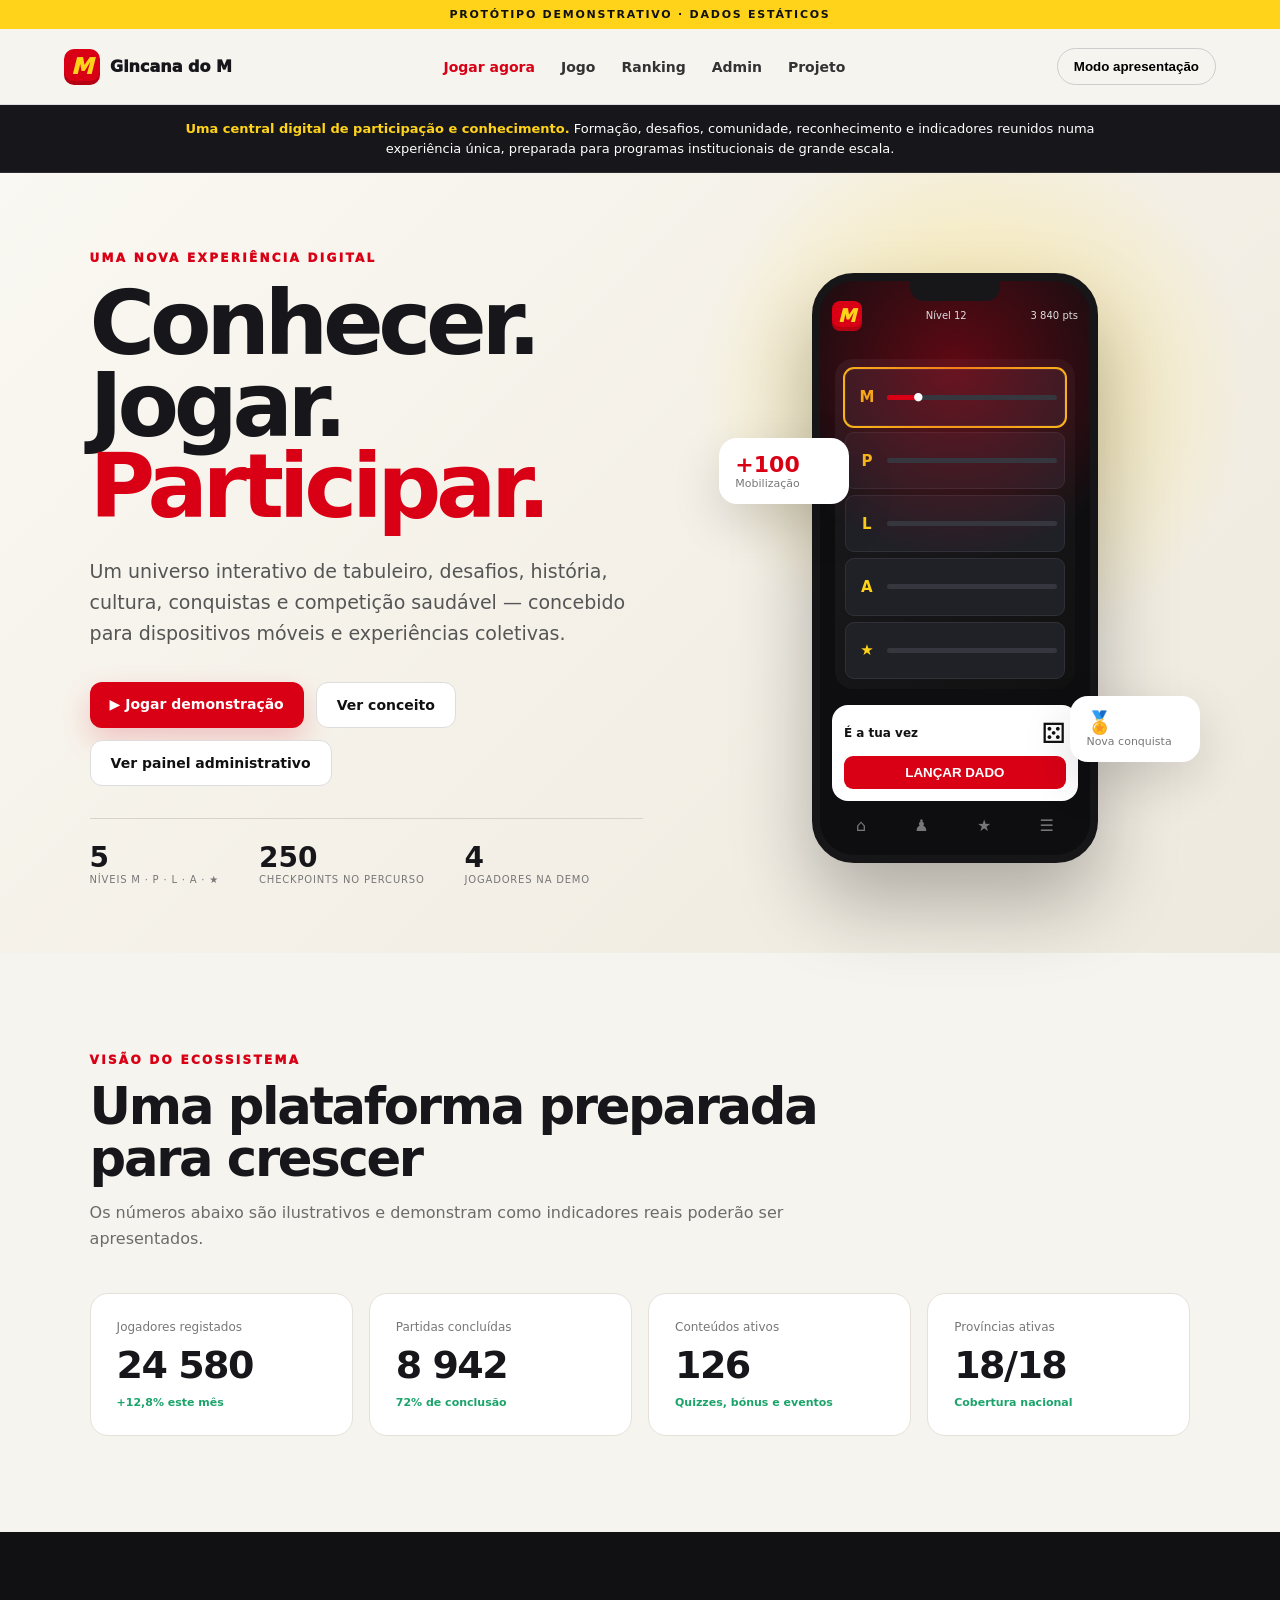
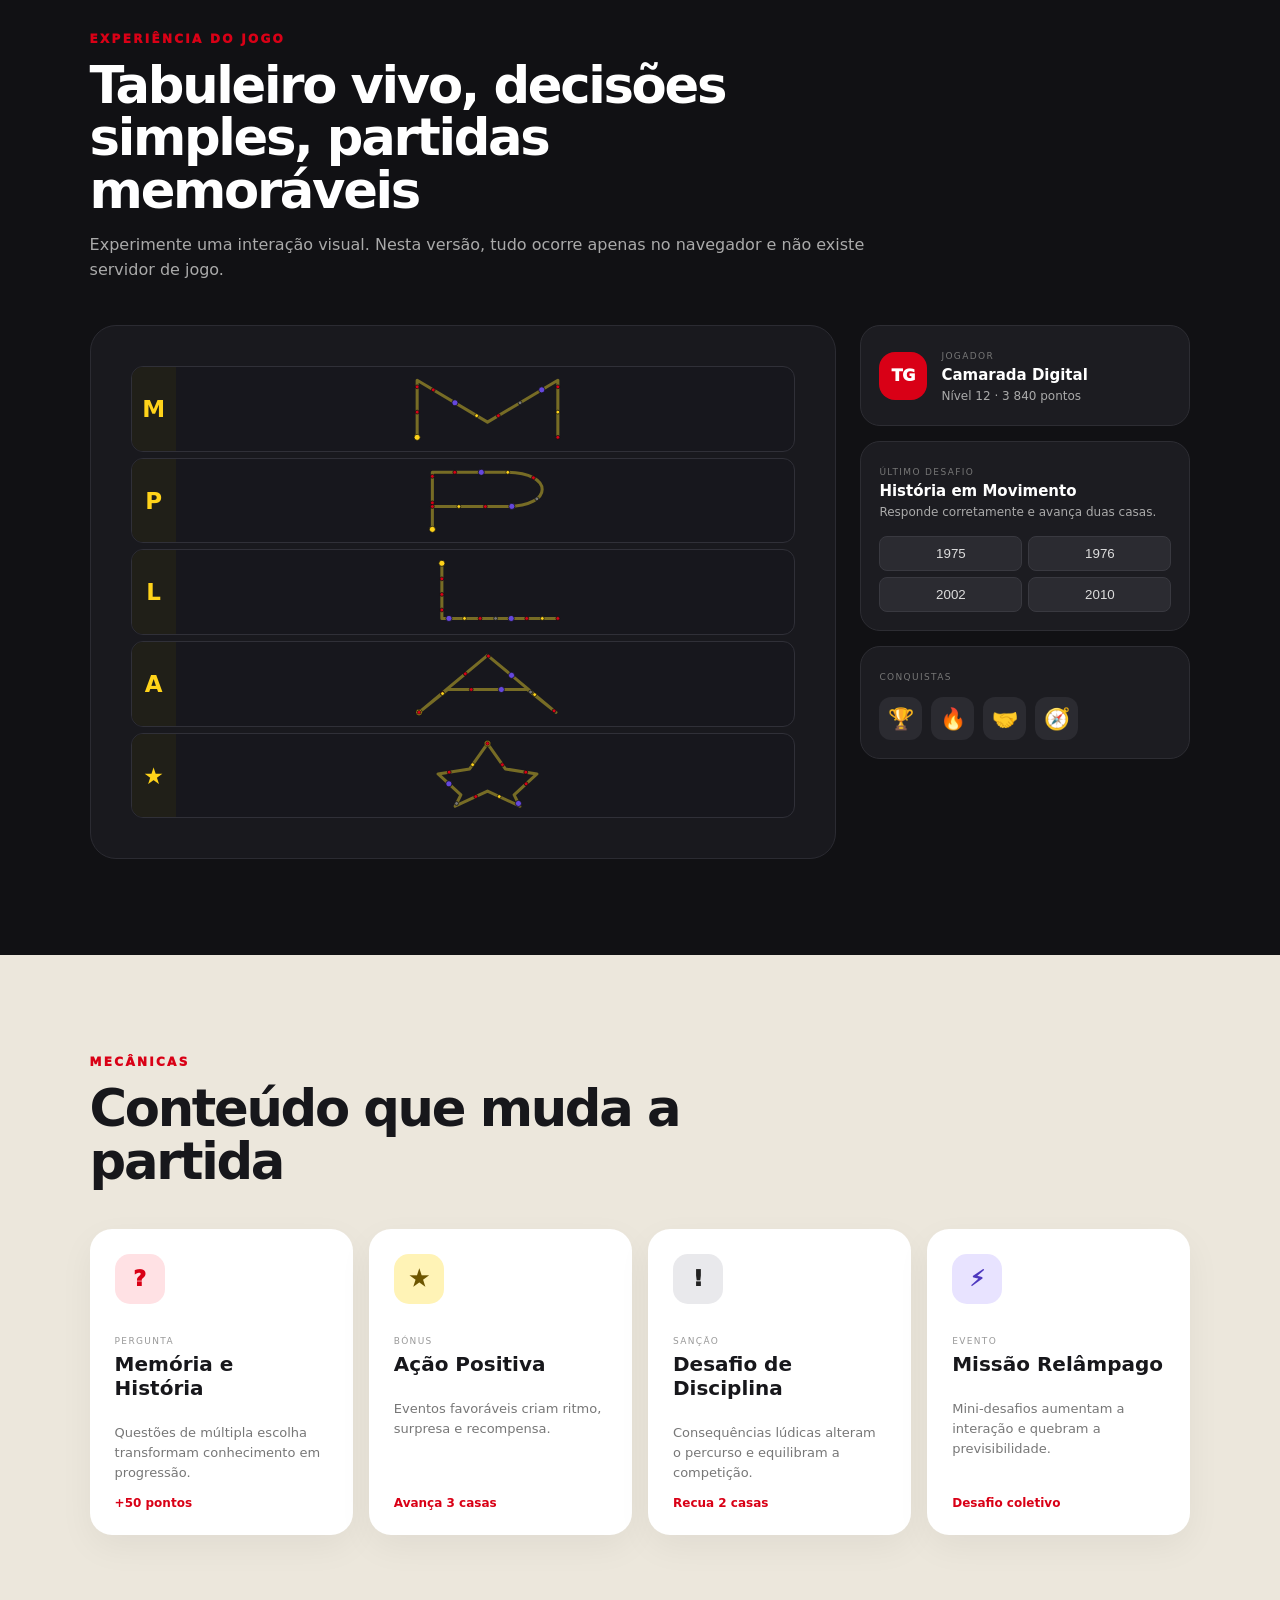
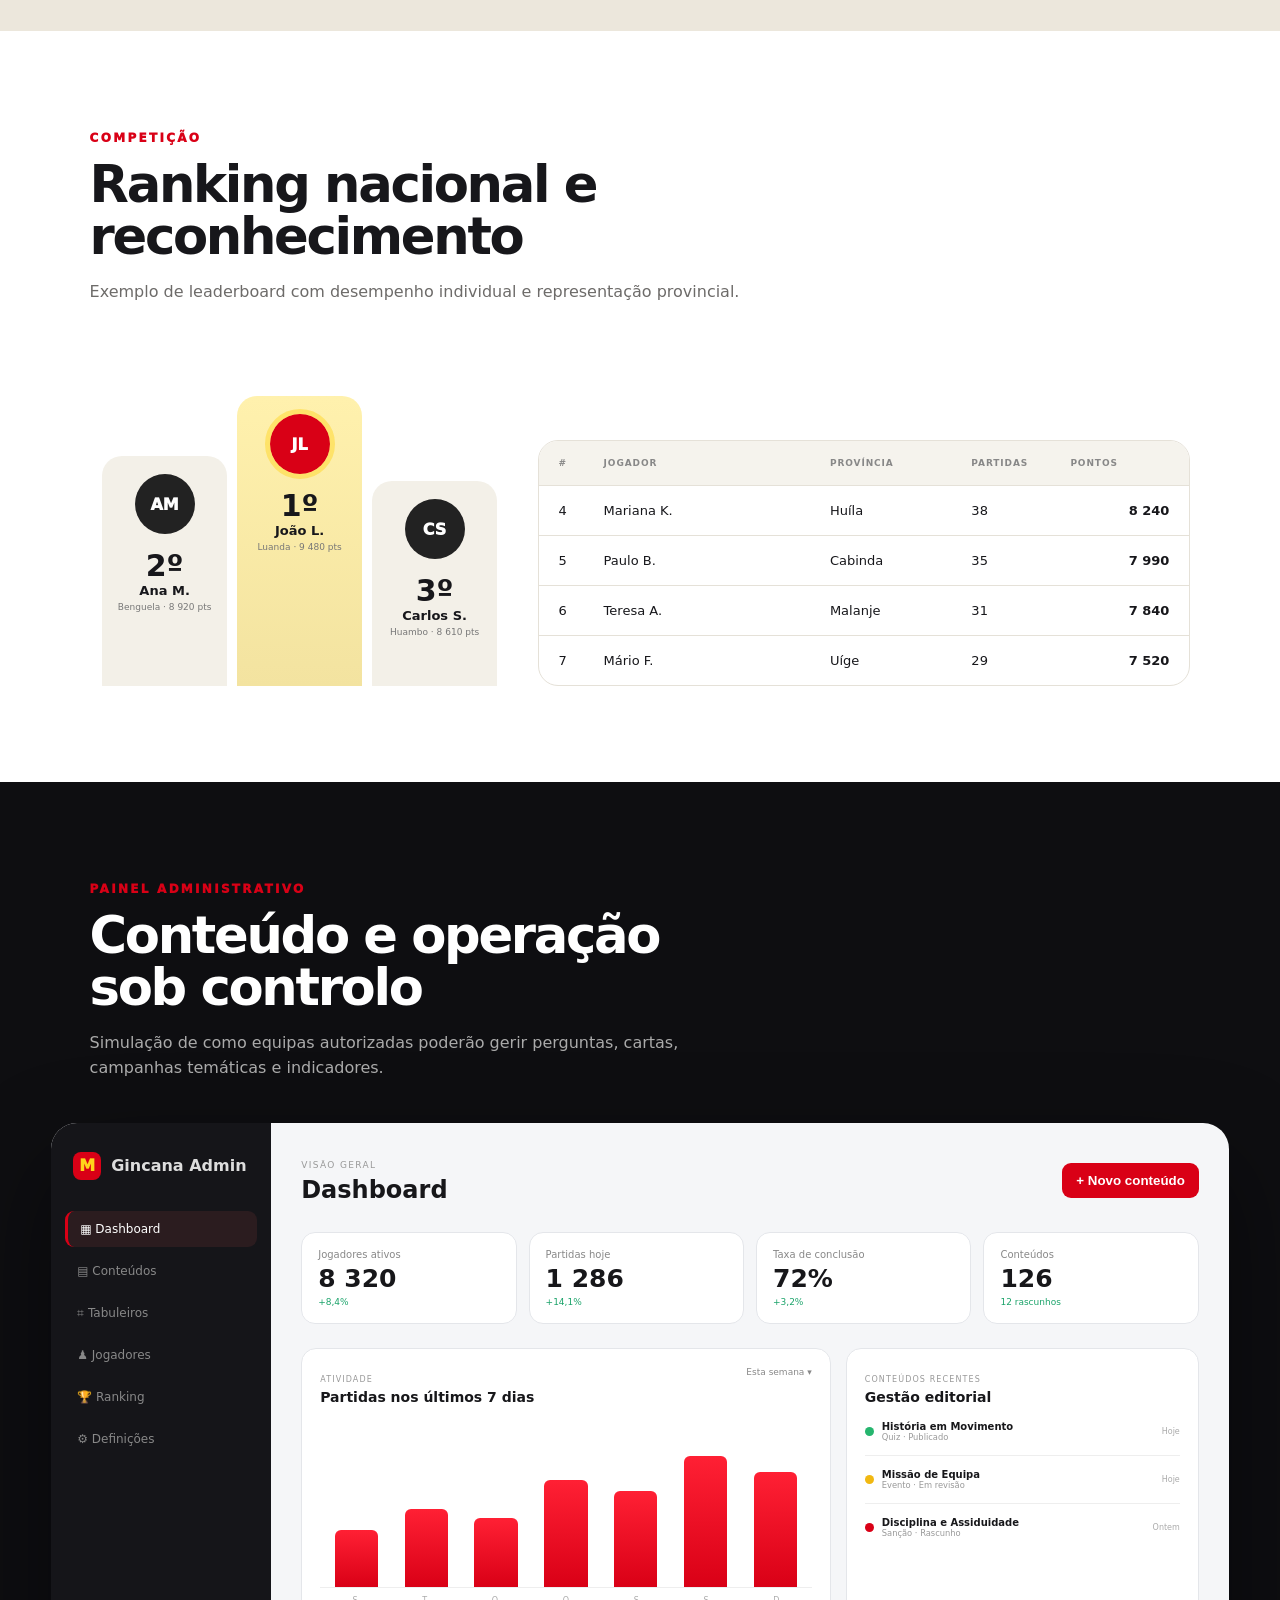
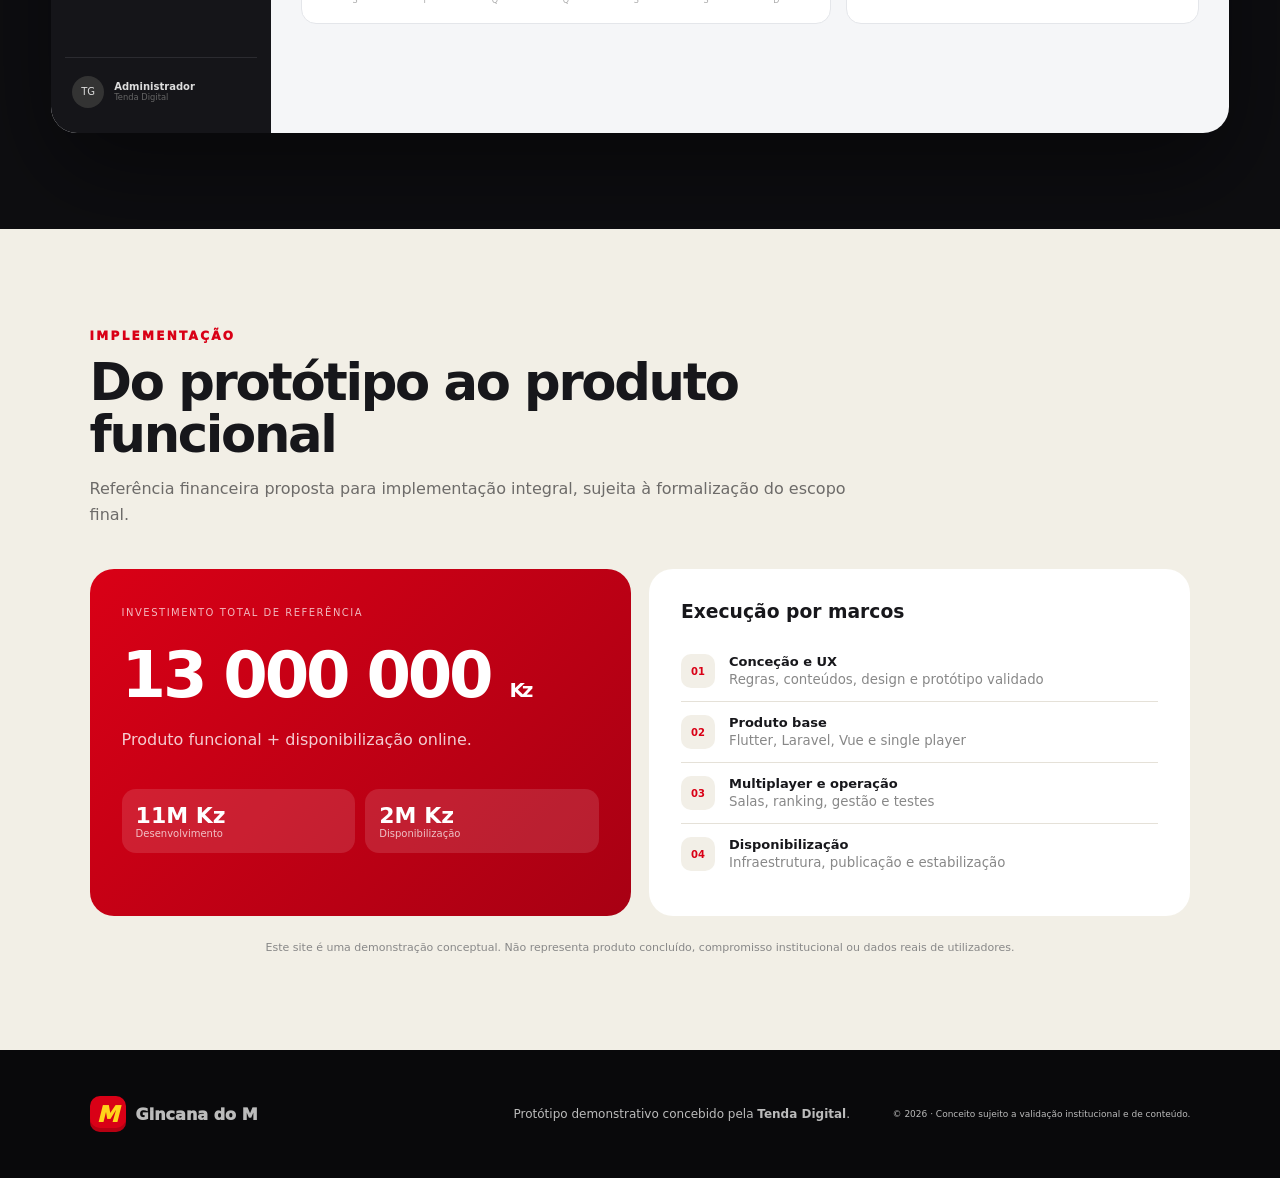
<file: index.html>
<!doctype html>
<html lang="pt">
<head>
  <meta charset="utf-8" />
  <meta name="viewport" content="width=device-width,initial-scale=1" />
  <title>Gincana do M — Protótipo Demonstrativo</title>
  <meta name="description" content="Protótipo demonstrativo da Gincana do M — experiência de jogo, ranking e painel administrativo." />
  <link rel="stylesheet" href="styles.css" />
</head>
<body>
  <div class="demo-ribbon">PROTÓTIPO DEMONSTRATIVO · DADOS ESTÁTICOS</div>
  <header class="topbar">
    <a class="brand" href="#inicio"><span class="brand-mark">M</span><span>Gincana do M</span></a>
    <nav>
      <a href="#jogo">Jogo</a><a href="#ranking">Ranking</a><a href="#admin">Admin</a><a href="#investimento">Projeto</a>
    </nav>
    <button class="ghost" id="presentationBtn">Modo apresentação</button>
  </header>

  <main>
    <section class="hero" id="inicio">
      <div class="hero-copy">
        <div class="eyebrow">UMA NOVA EXPERIÊNCIA DIGITAL</div>
        <h1>Conhecer. Jogar.<br><span>Participar.</span></h1>
        <p>Um universo interativo de tabuleiro, desafios, história, cultura, conquistas e competição saudável — concebido para dispositivos móveis e experiências coletivas.</p>
        <div class="actions"><a class="btn primary" href="#jogo">Explorar o protótipo</a><a class="btn secondary" href="#admin">Ver painel administrativo</a></div>
        <div class="hero-stats">
          <div><b>2</b><span>modos de jogo</span></div><div><b>18</b><span>províncias no ranking</span></div><div><b>50+</b><span>casas por percurso</span></div>
        </div>
      </div>
      <div class="phone-wrap">
        <div class="phone">
          <div class="phone-notch"></div>
          <div class="phone-head"><span class="mini-logo">M</span><span>Nível 12</span><span>3 840 pts</span></div>
          <div class="mini-board" id="miniBoard"></div>
          <div class="turn-card"><span>É a tua vez</span><strong id="miniDice">⚄</strong><button id="miniRoll">LANÇAR DADO</button></div>
          <div class="mini-nav"><span>⌂</span><span>♟</span><span>★</span><span>☰</span></div>
        </div>
        <div class="float-card one"><b>+100</b><span>Mobilização</span></div>
        <div class="float-card two"><b>🏅</b><span>Nova conquista</span></div>
      </div>
    </section>

    <section class="numbers">
      <div class="section-title"><span>VISÃO DO ECOSSISTEMA</span><h2>Uma plataforma preparada para crescer</h2><p>Os números abaixo são ilustrativos e demonstram como indicadores reais poderão ser apresentados.</p></div>
      <div class="metric-grid">
        <article><span>Jogadores registados</span><strong>24 580</strong><em>+12,8% este mês</em></article>
        <article><span>Partidas concluídas</span><strong>8 942</strong><em>72% de conclusão</em></article>
        <article><span>Conteúdos ativos</span><strong>126</strong><em>Quizzes, bónus e eventos</em></article>
        <article><span>Províncias ativas</span><strong>18/18</strong><em>Cobertura nacional</em></article>
      </div>
    </section>

    <section class="game-section" id="jogo">
      <div class="section-title"><span>EXPERIÊNCIA DO JOGO</span><h2>Tabuleiro vivo, decisões simples, partidas memoráveis</h2><p>Experimente uma interação visual. Nesta versão, tudo ocorre apenas no navegador e não existe servidor de jogo.</p></div>
      <div class="game-shell">
        <div class="board-panel">
          <div class="board" id="board"><div class="board-center"><div class="center-logo">M</div><p>Gincana do M</p><small>DEMONSTRAÇÃO</small><button class="dice-btn" id="rollBtn"><span id="diceIcon">⚄</span><b>Lançar dado</b></button><div id="turnText">Casa 1 · Tua vez</div></div></div>
        </div>
        <aside class="game-side">
          <div class="player-card"><div class="avatar">TG</div><div><small>JOGADOR</small><h3>Camarada Digital</h3><p>Nível 12 · 3 840 pontos</p></div></div>
          <div class="side-card"><small>ÚLTIMO DESAFIO</small><h3>História em Movimento</h3><p>Responde corretamente e avança duas casas.</p><div class="answer-grid"><button>1975</button><button>1976</button><button>2002</button><button>2010</button></div></div>
          <div class="side-card"><small>CONQUISTAS</small><div class="badges"><span title="Conhecimento">🏆</span><span title="Assiduidade">🔥</span><span title="Equipa">🤝</span><span title="Explorador">🧭</span></div></div>
        </aside>
      </div>
    </section>

    <section class="cards-section">
      <div class="section-title"><span>MECÂNICAS</span><h2>Conteúdo que muda a partida</h2></div>
      <div class="feature-cards">
        <article class="f quiz"><div class="icon">?</div><small>PERGUNTA</small><h3>Memória e História</h3><p>Questões de múltipla escolha transformam conhecimento em progressão.</p><b>+50 pontos</b></article>
        <article class="f bonus"><div class="icon">★</div><small>BÓNUS</small><h3>Ação Positiva</h3><p>Eventos favoráveis criam ritmo, surpresa e recompensa.</p><b>Avança 3 casas</b></article>
        <article class="f sanction"><div class="icon">!</div><small>SANÇÃO</small><h3>Desafio de Disciplina</h3><p>Consequências lúdicas alteram o percurso e equilibram a competição.</p><b>Recua 2 casas</b></article>
        <article class="f event"><div class="icon">⚡</div><small>EVENTO</small><h3>Missão Relâmpago</h3><p>Mini-desafios aumentam a interação e quebram a previsibilidade.</p><b>Desafio coletivo</b></article>
      </div>
    </section>

    <section class="ranking-section" id="ranking">
      <div class="section-title"><span>COMPETIÇÃO</span><h2>Ranking nacional e reconhecimento</h2><p>Exemplo de leaderboard com desempenho individual e representação provincial.</p></div>
      <div class="ranking-shell">
        <div class="podium">
          <div class="pod p2"><div class="rank-avatar">AM</div><b>2º</b><span>Ana M.</span><small>Benguela · 8 920 pts</small></div>
          <div class="pod p1"><div class="rank-avatar crown">JL</div><b>1º</b><span>João L.</span><small>Luanda · 9 480 pts</small></div>
          <div class="pod p3"><div class="rank-avatar">CS</div><b>3º</b><span>Carlos S.</span><small>Huambo · 8 610 pts</small></div>
        </div>
        <div class="rank-table">
          <div class="r head"><span>#</span><span>Jogador</span><span>Província</span><span>Partidas</span><span>Pontos</span></div>
          <div class="r"><span>4</span><span>Mariana K.</span><span>Huíla</span><span>38</span><b>8 240</b></div>
          <div class="r"><span>5</span><span>Paulo B.</span><span>Cabinda</span><span>35</span><b>7 990</b></div>
          <div class="r"><span>6</span><span>Teresa A.</span><span>Malanje</span><span>31</span><b>7 840</b></div>
          <div class="r"><span>7</span><span>Mário F.</span><span>Uíge</span><span>29</span><b>7 520</b></div>
        </div>
      </div>
    </section>

    <section class="admin-section" id="admin">
      <div class="section-title light"><span>PAINEL ADMINISTRATIVO</span><h2>Conteúdo e operação sob controlo</h2><p>Simulação de como equipas autorizadas poderão gerir perguntas, cartas, campanhas temáticas e indicadores.</p></div>
      <div class="admin-window">
        <aside class="admin-nav"><div class="admin-brand"><span>M</span><b>Gincana Admin</b></div><a class="active">▦ Dashboard</a><a>▤ Conteúdos</a><a>⌗ Tabuleiros</a><a>♟ Jogadores</a><a>🏆 Ranking</a><a>⚙ Definições</a><div class="admin-user"><span>TG</span><div><b>Administrador</b><small>Tenda Digital</small></div></div></aside>
        <div class="admin-main">
          <div class="admin-top"><div><small>VISÃO GERAL</small><h3>Dashboard</h3></div><button>+ Novo conteúdo</button></div>
          <div class="admin-kpis"><article><span>Jogadores ativos</span><b>8 320</b><em>+8,4%</em></article><article><span>Partidas hoje</span><b>1 286</b><em>+14,1%</em></article><article><span>Taxa de conclusão</span><b>72%</b><em>+3,2%</em></article><article><span>Conteúdos</span><b>126</b><em>12 rascunhos</em></article></div>
          <div class="admin-grid"><article class="chart-card"><div class="chart-head"><div><small>ATIVIDADE</small><h4>Partidas nos últimos 7 dias</h4></div><span>Esta semana ▾</span></div><div class="chart"><i style="height:36%"></i><i style="height:49%"></i><i style="height:43%"></i><i style="height:67%"></i><i style="height:60%"></i><i style="height:82%"></i><i style="height:72%"></i></div><div class="days"><span>S</span><span>T</span><span>Q</span><span>Q</span><span>S</span><span>S</span><span>D</span></div></article><article class="content-list"><small>CONTEÚDOS RECENTES</small><h4>Gestão editorial</h4><div><span class="dot green"></span><p><b>História em Movimento</b><small>Quiz · Publicado</small></p><em>Hoje</em></div><div><span class="dot yellow"></span><p><b>Missão de Equipa</b><small>Evento · Em revisão</small></p><em>Hoje</em></div><div><span class="dot red"></span><p><b>Disciplina e Assiduidade</b><small>Sanção · Rascunho</small></p><em>Ontem</em></div></article></div>
        </div>
      </div>
    </section>

    <section class="investment" id="investimento">
      <div class="section-title"><span>IMPLEMENTAÇÃO</span><h2>Do protótipo ao produto funcional</h2><p>Referência financeira proposta para implementação integral, sujeita à formalização do escopo final.</p></div>
      <div class="investment-grid">
        <article class="price-card main"><small>INVESTIMENTO TOTAL DE REFERÊNCIA</small><strong>13 000 000 <i>Kz</i></strong><p>Produto funcional + disponibilização online.</p><div class="split"><span><b>11M Kz</b><small>Desenvolvimento</small></span><span><b>2M Kz</b><small>Disponibilização</small></span></div></article>
        <article class="timeline-card"><h3>Execução por marcos</h3><div><b>01</b><span><strong>Conceção e UX</strong><small>Regras, conteúdos, design e protótipo validado</small></span></div><div><b>02</b><span><strong>Produto base</strong><small>Flutter, Laravel, Vue e single player</small></span></div><div><b>03</b><span><strong>Multiplayer e operação</strong><small>Salas, ranking, gestão e testes</small></span></div><div><b>04</b><span><strong>Disponibilização</strong><small>Infraestrutura, publicação e estabilização</small></span></div></article>
      </div>
      <div class="note">Este site é uma demonstração conceptual. Não representa produto concluído, compromisso institucional ou dados reais de utilizadores.</div>
    </section>
  </main>

  <footer><div class="brand"><span class="brand-mark">M</span><span>Gincana do M</span></div><p>Protótipo demonstrativo concebido pela <b>Tenda Digital</b>.</p><small>© 2026 · Conceito sujeito a validação institucional e de conteúdo.</small></footer>

  <div class="toast" id="toast"><b id="toastTitle">Desafio!</b><span id="toastText">Avançaste no tabuleiro.</span></div>
  <script src="app.js"></script>
</body>
</html>
</file>
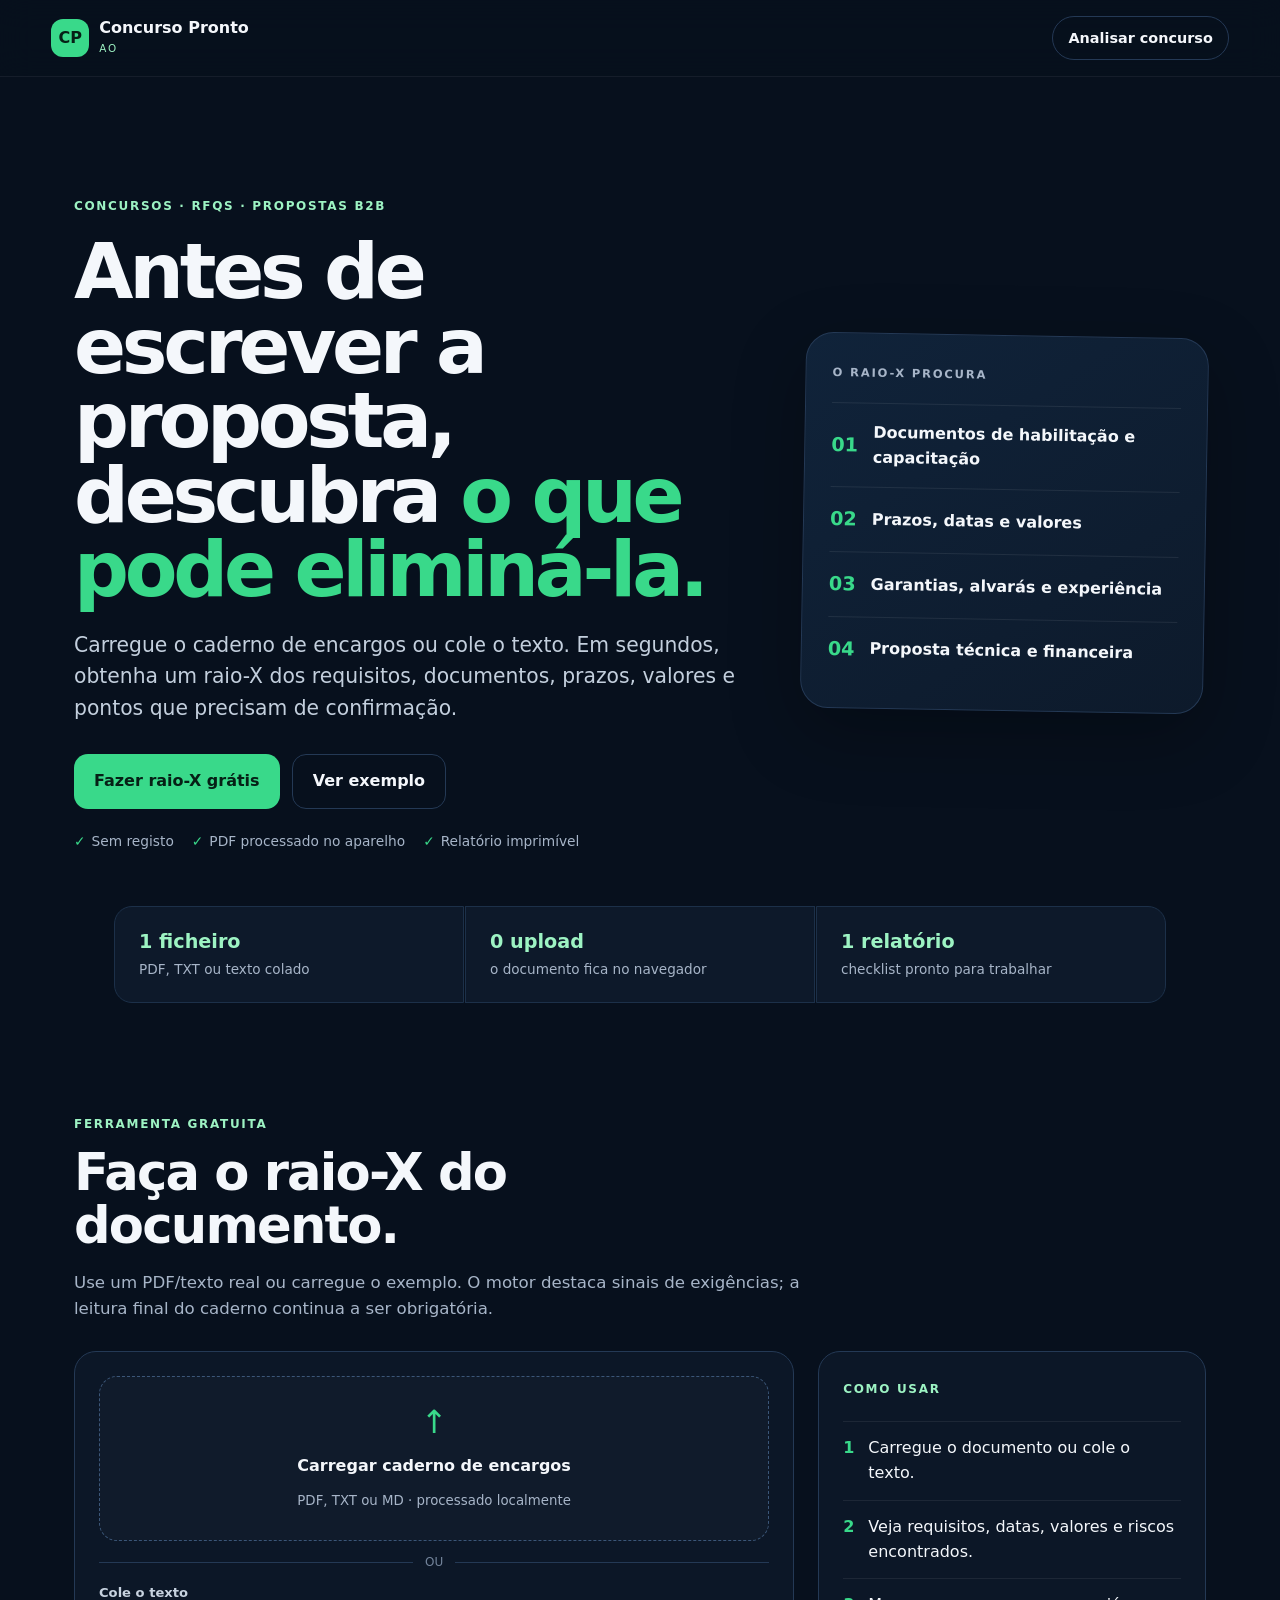
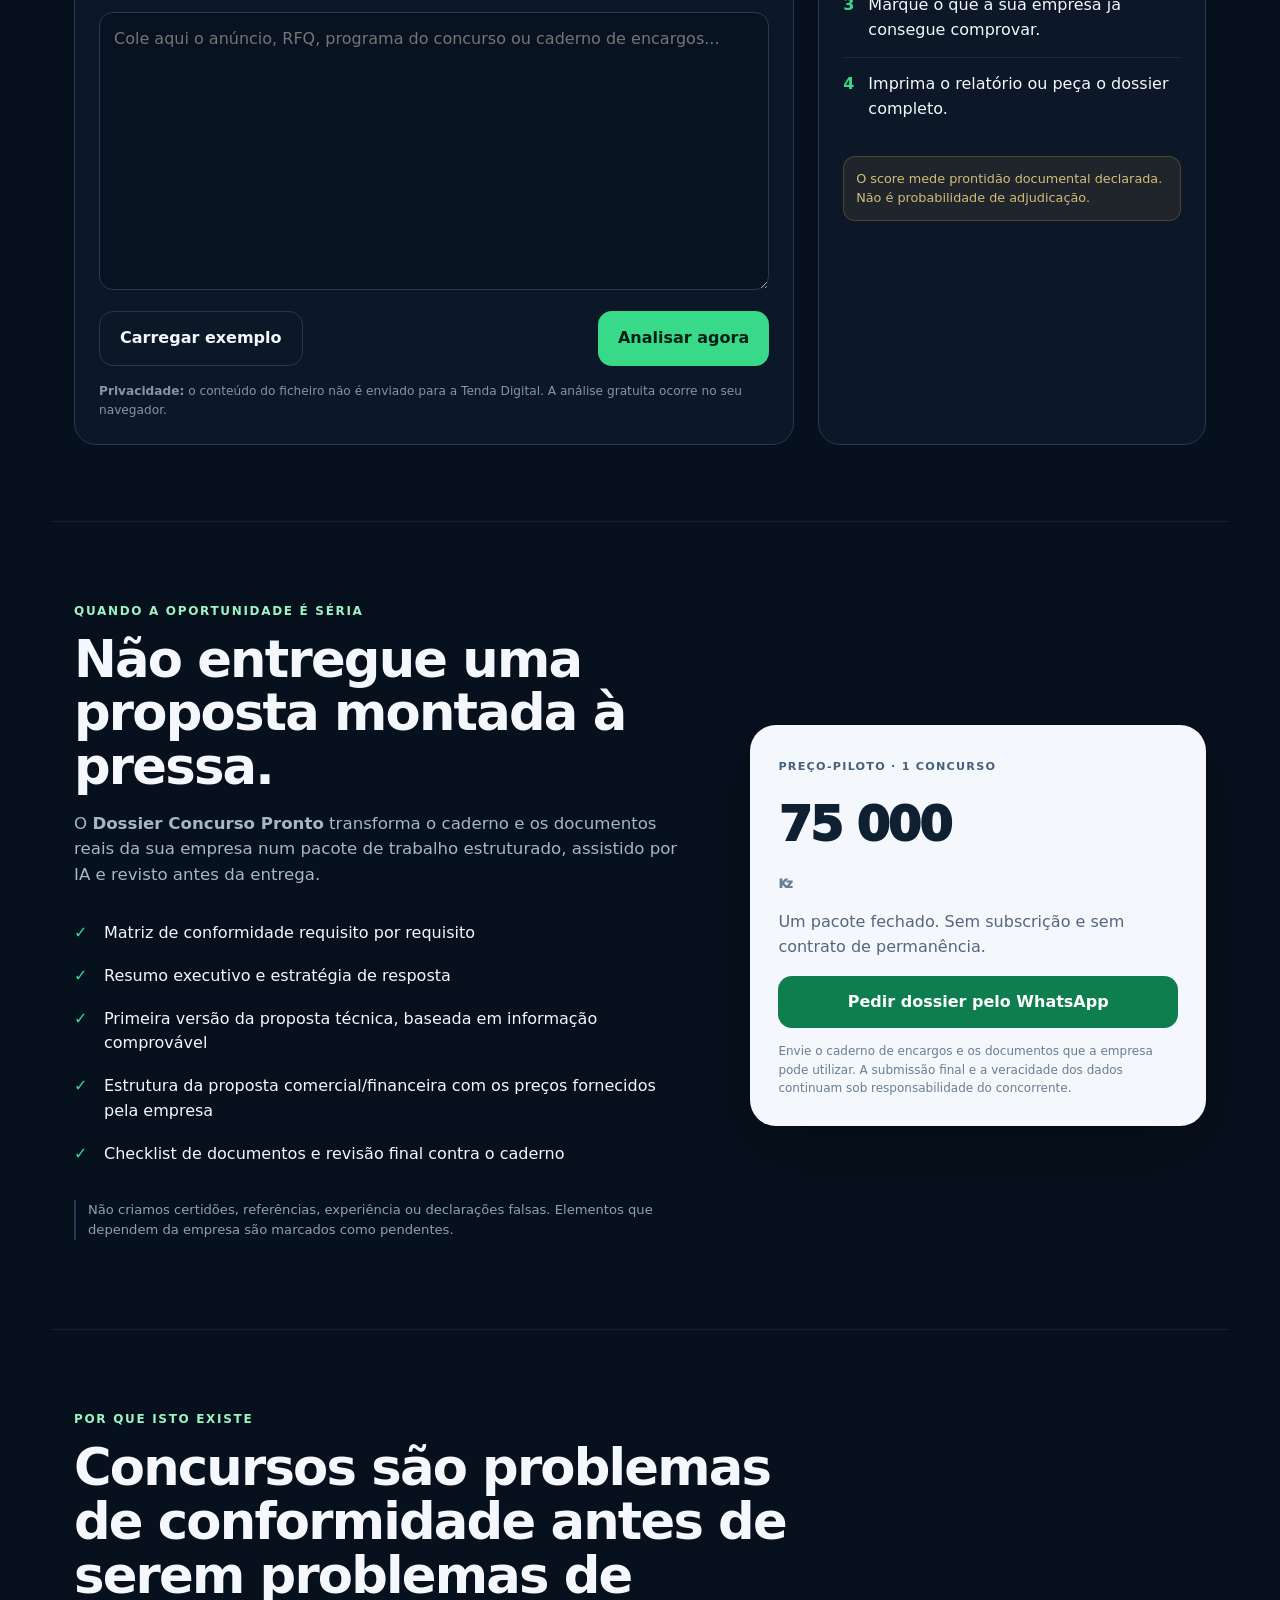
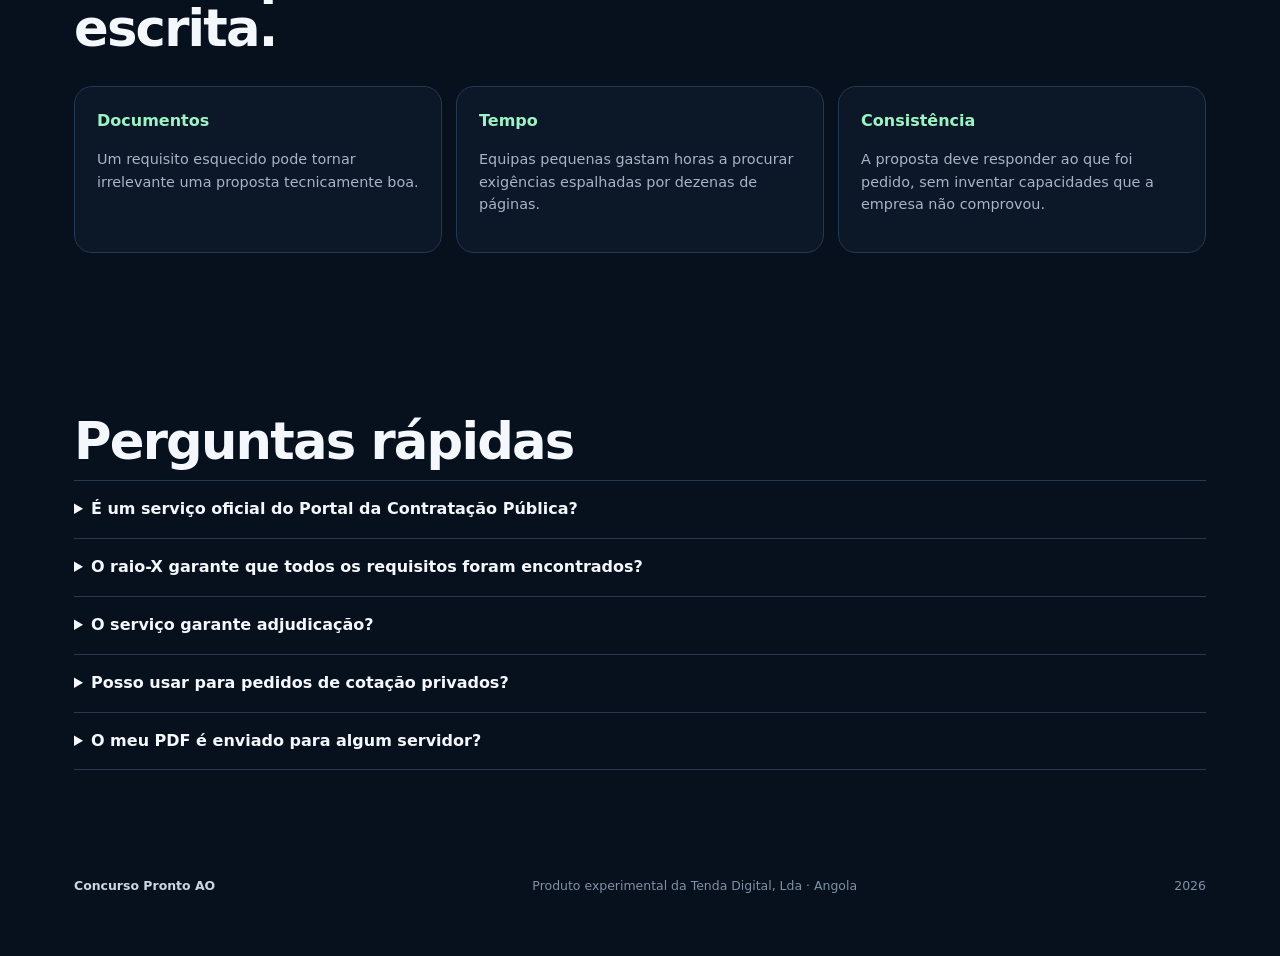
<file: concurso-pronto-ao/index.html>
<!doctype html>
<html lang="pt-AO">
<head>
  <meta charset="utf-8">
  <meta name="viewport" content="width=device-width,initial-scale=1,viewport-fit=cover">
  <meta name="theme-color" content="#0b1220">
  <meta name="description" content="Raio-X gratuito de concursos, RFQs e cadernos de encargos em Angola. Detecte requisitos, prazos, documentos e riscos antes de preparar a proposta.">
  <title>Concurso Pronto AO — Raio-X de Concursos e Propostas</title>
  <link rel="stylesheet" href="./styles.css">
</head>
<body>
  <header class="site-header">
    <a class="brand" href="#top" aria-label="Concurso Pronto AO">
      <span class="brand-mark">CP</span>
      <span><strong>Concurso Pronto</strong><small>AO</small></span>
    </a>
    <a class="header-cta" href="#analisar">Analisar concurso</a>
  </header>

  <main id="top">
    <section class="hero">
      <div class="hero-copy">
        <span class="eyebrow">Concursos · RFQs · Propostas B2B</span>
        <h1>Antes de escrever a proposta, descubra <span>o que pode eliminá-la.</span></h1>
        <p class="lead">Carregue o caderno de encargos ou cole o texto. Em segundos, obtenha um raio-X dos requisitos, documentos, prazos, valores e pontos que precisam de confirmação.</p>
        <div class="hero-actions">
          <a class="btn primary" href="#analisar">Fazer raio-X grátis</a>
          <button class="btn secondary" id="loadSampleTop">Ver exemplo</button>
        </div>
        <div class="trust-row">
          <span>Sem registo</span><span>PDF processado no aparelho</span><span>Relatório imprimível</span>
        </div>
      </div>
      <aside class="hero-card">
        <span class="card-kicker">O RAIO-X PROCURA</span>
        <ul>
          <li><b>01</b><span>Documentos de habilitação e capacitação</span></li>
          <li><b>02</b><span>Prazos, datas e valores</span></li>
          <li><b>03</b><span>Garantias, alvarás e experiência</span></li>
          <li><b>04</b><span>Proposta técnica e financeira</span></li>
        </ul>
      </aside>
    </section>

    <section class="proof-strip">
      <div><strong>1 ficheiro</strong><span>PDF, TXT ou texto colado</span></div>
      <div><strong>0 upload</strong><span>o documento fica no navegador</span></div>
      <div><strong>1 relatório</strong><span>checklist pronto para trabalhar</span></div>
    </section>

    <section class="section" id="analisar">
      <div class="section-head">
        <span class="eyebrow">Ferramenta gratuita</span>
        <h2>Faça o raio-X do documento.</h2>
        <p>Use um PDF/texto real ou carregue o exemplo. O motor destaca sinais de exigências; a leitura final do caderno continua a ser obrigatória.</p>
      </div>

      <div class="analyser-grid">
        <div class="input-card">
          <label class="dropzone" for="tenderFile" id="dropzone">
            <input id="tenderFile" type="file" accept="application/pdf,text/plain,.md">
            <span class="drop-icon">↑</span>
            <strong>Carregar caderno de encargos</strong>
            <small>PDF, TXT ou MD · processado localmente</small>
          </label>
          <div class="or"><span>ou</span></div>
          <label class="field-label" for="tenderText">Cole o texto</label>
          <textarea id="tenderText" rows="10" placeholder="Cole aqui o anúncio, RFQ, programa do concurso ou caderno de encargos..."></textarea>
          <div class="input-actions">
            <button class="btn secondary" id="loadSample">Carregar exemplo</button>
            <button class="btn primary" id="analyseButton">Analisar agora</button>
          </div>
          <p class="privacy-note"><b>Privacidade:</b> o conteúdo do ficheiro não é enviado para a Tenda Digital. A análise gratuita ocorre no seu navegador.</p>
        </div>

        <aside class="how-card">
          <span class="eyebrow">Como usar</span>
          <ol>
            <li><b>1</b><span>Carregue o documento ou cole o texto.</span></li>
            <li><b>2</b><span>Veja requisitos, datas, valores e riscos encontrados.</span></li>
            <li><b>3</b><span>Marque o que a sua empresa já consegue comprovar.</span></li>
            <li><b>4</b><span>Imprima o relatório ou peça o dossier completo.</span></li>
          </ol>
          <div class="mini-warning">O score mede prontidão documental declarada. Não é probabilidade de adjudicação.</div>
        </aside>
      </div>

      <div id="loadingPanel" class="status-panel hidden" aria-live="polite">
        <span class="spinner"></span>
        <div><strong>A ler o documento…</strong><small id="loadingText">A extrair o texto e a procurar requisitos.</small></div>
      </div>
      <div id="errorPanel" class="status-panel error hidden" role="alert"></div>
    </section>

    <section class="section results hidden" id="resultsSection">
      <div class="results-top">
        <div>
          <span class="eyebrow">Resultado do raio-X</span>
          <h2 id="resultTitle">Documento analisado</h2>
          <p id="resultSubtitle"></p>
        </div>
        <div class="analysis-ref"><span>REFERÊNCIA</span><strong id="analysisRef">CP-000000</strong></div>
      </div>

      <div class="metric-grid">
        <div class="metric"><span>Tipo provável</span><strong id="metricType">—</strong></div>
        <div class="metric"><span>Requisitos detectados</span><strong id="metricRequirements">0</strong></div>
        <div class="metric"><span>Datas encontradas</span><strong id="metricDates">0</strong></div>
        <div class="metric"><span>Valores encontrados</span><strong id="metricAmounts">0</strong></div>
      </div>

      <div class="report-grid">
        <div class="report-main">
          <div class="report-card">
            <div class="card-head">
              <div><span class="eyebrow">Matriz de conformidade</span><h3>O que o documento parece exigir</h3></div>
              <span class="legend">Marque a sua situação</span>
            </div>
            <div id="requirementsList" class="requirements-list"></div>
          </div>

          <div class="report-card">
            <div class="card-head"><div><span class="eyebrow">Prazos e dinheiro</span><h3>Datas e valores localizados</h3></div></div>
            <div class="two-col">
              <div><h4>Datas</h4><div id="datesList" class="chips"></div></div>
              <div><h4>Valores</h4><div id="amountsList" class="chips"></div></div>
            </div>
          </div>

          <div class="report-card">
            <div class="card-head"><div><span class="eyebrow">Trechos críticos</span><h3>Frases que merecem leitura manual</h3></div></div>
            <div id="criticalExcerpts" class="excerpts"></div>
          </div>
        </div>

        <aside class="score-panel">
          <div class="score-ring" id="scoreRing"><span id="scoreValue">0%</span></div>
          <span class="score-label">Prontidão documental</span>
          <h3 id="scoreTitle">Marque a situação da sua empresa.</h3>
          <p id="scoreMessage">O score sobe quando confirma que já possui os elementos detectados.</p>
          <div id="riskSummary" class="risk-summary"></div>
          <button class="btn secondary wide" id="printReport">Imprimir / Guardar PDF</button>
          <button class="btn ghost wide" id="copySummary">Copiar resumo</button>
        </aside>
      </div>
    </section>

    <section class="section paid" id="dossier">
      <div class="paid-copy">
        <span class="eyebrow">Quando a oportunidade é séria</span>
        <h2>Não entregue uma proposta montada à pressa.</h2>
        <p>O <strong>Dossier Concurso Pronto</strong> transforma o caderno e os documentos reais da sua empresa num pacote de trabalho estruturado, assistido por IA e revisto antes da entrega.</p>
        <ul class="check-list">
          <li>Matriz de conformidade requisito por requisito</li>
          <li>Resumo executivo e estratégia de resposta</li>
          <li>Primeira versão da proposta técnica, baseada em informação comprovável</li>
          <li>Estrutura da proposta comercial/financeira com os preços fornecidos pela empresa</li>
          <li>Checklist de documentos e revisão final contra o caderno</li>
        </ul>
        <p class="scope-note">Não criamos certidões, referências, experiência ou declarações falsas. Elementos que dependem da empresa são marcados como pendentes.</p>
      </div>
      <div class="buy-card">
        <span class="launch">PREÇO-PILOTO · 1 CONCURSO</span>
        <div class="price">75 000 <small>Kz</small></div>
        <p>Um pacote fechado. Sem subscrição e sem contrato de permanência.</p>
        <a class="btn primary wide" id="buyWhatsapp" target="_blank" rel="noopener">Pedir dossier pelo WhatsApp</a>
        <small>Envie o caderno de encargos e os documentos que a empresa pode utilizar. A submissão final e a veracidade dos dados continuam sob responsabilidade do concorrente.</small>
      </div>
    </section>

    <section class="section why">
      <div class="section-head">
        <span class="eyebrow">Por que isto existe</span>
        <h2>Concursos são problemas de conformidade antes de serem problemas de escrita.</h2>
      </div>
      <div class="why-grid">
        <article><strong>Documentos</strong><p>Um requisito esquecido pode tornar irrelevante uma proposta tecnicamente boa.</p></article>
        <article><strong>Tempo</strong><p>Equipas pequenas gastam horas a procurar exigências espalhadas por dezenas de páginas.</p></article>
        <article><strong>Consistência</strong><p>A proposta deve responder ao que foi pedido, sem inventar capacidades que a empresa não comprovou.</p></article>
      </div>
    </section>

    <section class="section faq">
      <h2>Perguntas rápidas</h2>
      <details><summary>É um serviço oficial do Portal da Contratação Pública?</summary><p>Não. O Concurso Pronto AO é uma ferramenta independente de apoio à leitura e preparação de propostas.</p></details>
      <details><summary>O raio-X garante que todos os requisitos foram encontrados?</summary><p>Não. É uma triagem automática. O documento original deve ser revisto integralmente antes da submissão.</p></details>
      <details><summary>O serviço garante adjudicação?</summary><p>Não. A decisão depende dos critérios do procedimento, da concorrência, da documentação, dos preços e da avaliação da entidade contratante.</p></details>
      <details><summary>Posso usar para pedidos de cotação privados?</summary><p>Sim. O motor também ajuda a estruturar RFQs, pedidos de proposta e cadernos de encargos privados.</p></details>
      <details><summary>O meu PDF é enviado para algum servidor?</summary><p>Na ferramenta gratuita, não. A leitura acontece no navegador. O dossier pago só usa os ficheiros que o cliente decidir enviar para preparação do trabalho.</p></details>
    </section>
  </main>

  <footer>
    <strong>Concurso Pronto AO</strong>
    <span>Produto experimental da Tenda Digital, Lda · Angola</span>
    <span id="year"></span>
  </footer>

  <script src="./app.js"></script>
</body>
</html>
</file>
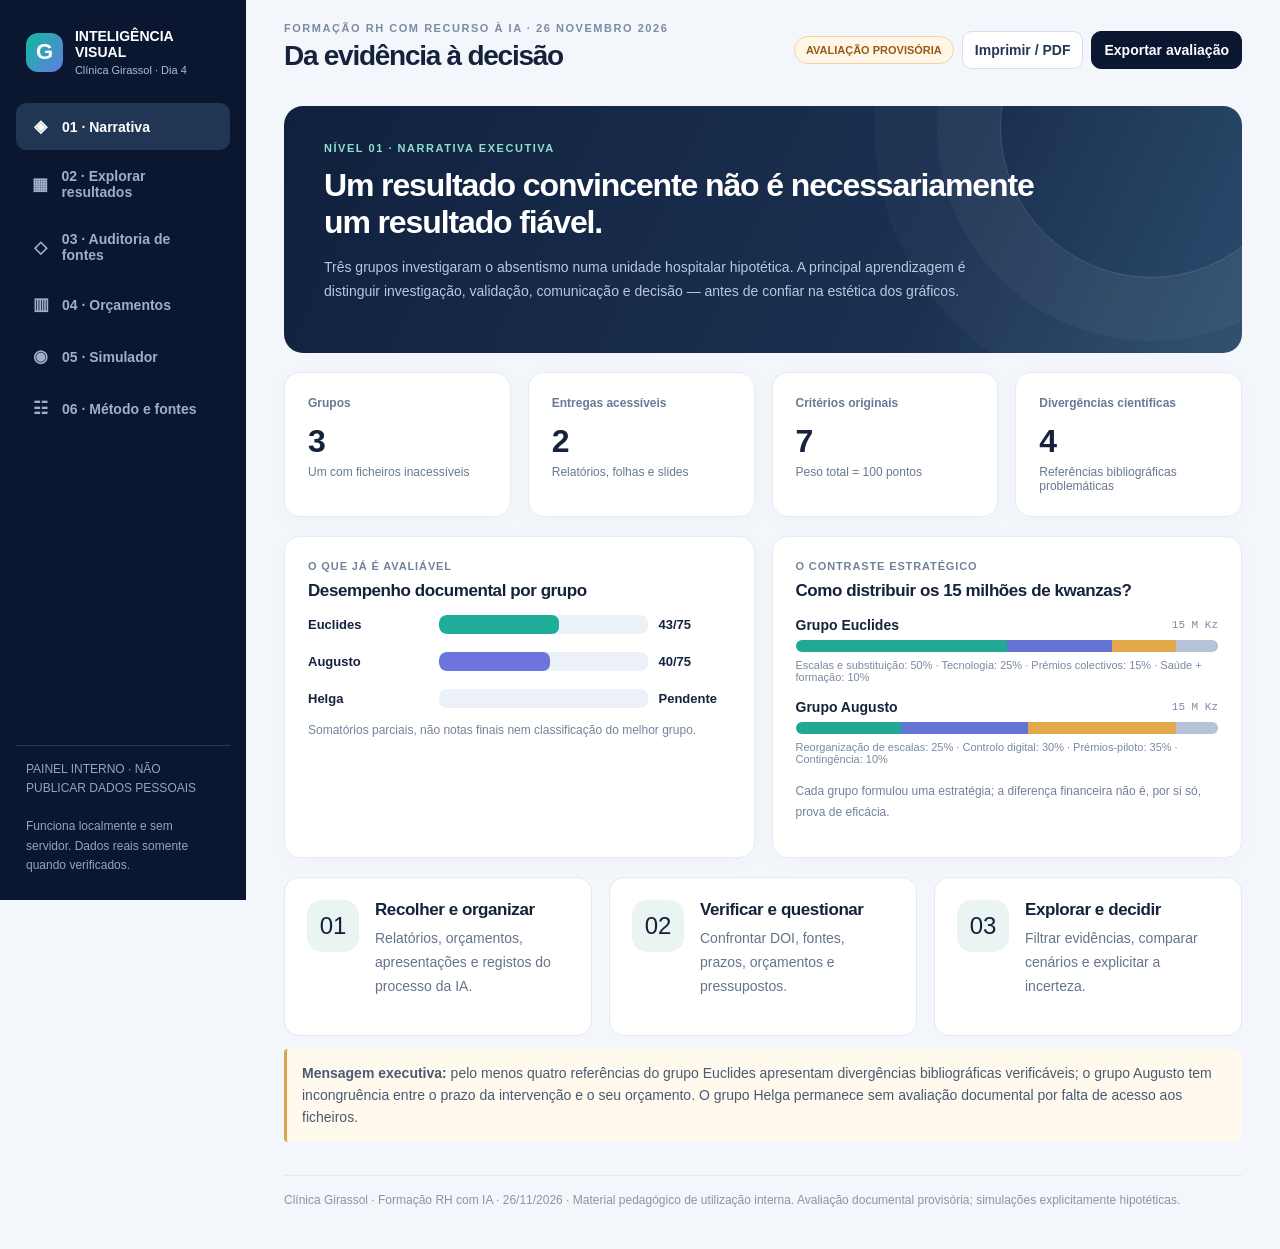
<file: formacao-rh-ia-girassol-2026/index.html>
<!doctype html><html lang="pt"><head><meta charset="utf-8"><meta name="viewport" content="width=device-width,initial-scale=1"/>
<title>Clínica Girassol — Laboratório de Inteligência Visual</title>
<style>
:root{--navy:#0b1730;--navy2:#152541;--blue:#556cd5;--teal:#13a998;--gold:#dba554;--ink:#15223c;--muted:#65748b;--line:#e4e9f2;--bg:#f3f6fb;--white:#fff;--green:#087c62;--red:#b64e59;--amber:#906018;font-family:Inter,'Segoe UI',Arial,sans-serif;color:var(--ink)}*{box-sizing:border-box}body{margin:0;background:var(--bg);font-size:14px}button,input,select{font:inherit}a{color:#405acb}button{cursor:pointer}.app{display:flex;min-height:100vh}.sidebar{width:246px;min-width:246px;background:var(--navy);color:white;display:flex;flex-direction:column;padding:25px 16px;position:sticky;top:0;height:100vh}.brand{display:flex;align-items:center;gap:12px;padding:3px 10px 27px}.logo{width:39px;height:39px;border-radius:12px;background:linear-gradient(130deg,#11ba9e,#627de1);display:grid;place-items:center;font-weight:900;font-size:22px;color:#fff}.brand small{display:block;color:#a9bbd9;margin-top:4px}.menu{display:flex;flex-direction:column;gap:5px}.menu button{width:100%;display:flex;text-align:left;align-items:center;gap:12px;background:none;border:0;color:#9fafc8;padding:13px 15px;border-radius:10px;font-weight:600}.menu button:hover,.menu button.active{background:#203653;color:#fff}.menu button .sym{width:19px;text-align:center;font-size:17px}.sidefoot{margin-top:auto;padding:14px 10px 0;color:#8ea5c6;font-size:12px;line-height:1.6;border-top:1px solid #2a3a52}.main{flex:1;min-width:0}.top{padding:22px 38px 0;display:flex;justify-content:space-between;align-items:center;gap:18px}.eyebrow{letter-spacing:.14em;font-size:11px;font-weight:800;color:#7b8ba3;text-transform:uppercase}.top h1{font-size:28px;margin:6px 0;font-weight:800;letter-spacing:-.045em}.topright{display:flex;align-items:center;gap:8px}.pill{padding:7px 11px;border-radius:100px;background:#fff;border:1px solid var(--line);font-size:11px;font-weight:750;white-space:nowrap}.warn{background:#fff6e7;color:#945e12;border-color:#efd6a6}.action{border:1px solid #d5deed;background:#fff;border-radius:10px;padding:10px 12px;color:#243755;font-weight:750;white-space:nowrap}.action:hover{border-color:#526fd4}.primary{background:var(--navy);color:#fff;border:1px solid var(--navy)}.wrap{padding:28px 38px 42px;max-width:1530px}.section{display:none}.section.active{display:block;animation:appear .25s ease}@keyframes appear{from{opacity:.4;transform:translateY(6px)}to{opacity:1;transform:none}}h2{font-size:23px;letter-spacing:-.035em;margin:0 0 10px}h3{font-size:17px;margin:0 0 14px;letter-spacing:-.025em}p{line-height:1.7}small{font-size:11px}.sub{color:var(--muted);font-size:14px;margin-top:5px}.hero{background:linear-gradient(115deg,#10213d 0%,#1b3051 67%,#2b4c6d 100%);border-radius:19px;padding:36px 40px;color:#fff;position:relative;overflow:hidden;min-height:237px}.hero:after{content:'';width:300px;height:300px;border:1px solid rgba(255,255,255,.16);border-radius:50%;position:absolute;right:-60px;top:-130px;box-shadow:0 0 0 63px rgba(255,255,255,.035),0 0 0 126px rgba(255,255,255,.028)}.hero h2{font-size:32px;max-width:750px;line-height:1.17;margin:13px 0}.hero p{max-width:680px;color:#b5c9df}.hero .eyebrow{color:#8de0ce}.grid{display:grid;gap:17px}.four{grid-template-columns:repeat(4,minmax(0,1fr))}.three{grid-template-columns:repeat(3,minmax(0,1fr))}.two{grid-template-columns:repeat(2,minmax(0,1fr))}.card{background:#fff;border:1px solid #e7ebf3;border-radius:16px;padding:23px;box-shadow:0 4px 25px rgba(17,32,61,.025);min-width:0}.metric{font-size:32px;font-weight:850;letter-spacing:-.04em;margin-top:13px}.metriclabel{font-size:12px;color:#677b95;font-weight:700}.metrictext{font-size:12px;color:#68798e;margin-top:5px}.gap{margin-top:19px}.feature{padding:22px;border-radius:15px;background:#fff;border:1px solid var(--line);display:flex;gap:16px}.featureicon{font-size:24px;background:#eaf4f2;width:52px;height:52px;border-radius:15px;display:grid;place-items:center;flex-shrink:0}.feature h3{margin:0 0 7px}.muted{color:#73829a}.smallhead{font-size:11px;letter-spacing:.08em;text-transform:uppercase;font-weight:800;color:#71839b;margin-bottom:9px}.visual{height:12px;background:#e9eef5;border-radius:20px;overflow:hidden;display:flex}.fill{height:100%;transition:width .2s}.legend{display:flex;flex-wrap:wrap;gap:16px;color:#6b7b8e;font-size:12px}.dot{display:inline-block;width:9px;height:9px;border-radius:50%;margin-right:6px}.bars{display:grid;gap:18px}.barrow{display:grid;grid-template-columns:120px 1fr 72px;align-items:center;gap:11px;font-size:13px}.bartrack{height:19px;background:#ecf1f8;border-radius:8px;overflow:hidden}.barfill{height:100%;border-radius:7px}.controls{display:flex;gap:10px;flex-wrap:wrap;align-items:center;margin:18px 0}.controls select,.controls input[type=text]{padding:11px 12px;border:1px solid #d9e1ee;border-radius:10px;background:#fff;min-width:175px}.tag{display:inline-flex;align-items:center;gap:5px;border-radius:7px;padding:5px 8px;font-size:11px;font-weight:750;background:#edf1f8;color:#435576}.tag.critical{background:#fdecee;color:#a6414e}.tag.high{background:#fff1d9;color:#996115}.tag.ok{background:#e5f6ef;color:#087c62}.detailhead{display:flex;justify-content:space-between;align-items:start;gap:16px}.people{line-height:1.65;color:#63738a}.kpi{padding:13px;background:#f7f9fd;border-radius:10px}.kpi .value{font-size:24px;font-weight:800}.criteria{width:100%;border-collapse:collapse}.criteria th{text-align:left;font-size:11px;text-transform:uppercase;letter-spacing:.05em;color:#73829a;background:#f8faff}.criteria td,.criteria th{padding:12px 10px;border-bottom:1px solid #edf0f4;vertical-align:middle}.criteria tr:last-child td{border:0}.criteria td:nth-child(n+2),.criteria th:nth-child(n+2){text-align:center}.scoreinput{width:68px;border:1px solid #c8d3e3;border-radius:8px;padding:7px;text-align:center}.scoreinput:focus{outline:2px solid #7f9ee7}.note{background:#f6f9fd;border-left:3px solid #6a85da;padding:13px 15px;border-radius:4px 10px 10px 4px;color:#4a5a73;line-height:1.6;margin:13px 0}.caution{border-left-color:#d8a451;background:#fff9ee}.rednote{border-left-color:#c66065;background:#fff4f4}.cardslist{display:grid;gap:11px}.audit{border:1px solid #e9edf4;border-radius:12px;padding:17px;background:#fff}.audit p{margin:7px 0 5px;font-size:13px}.audit a{font-size:12px}.finding{color:#4a5c75;line-height:1.55}.audithead{display:flex;justify-content:space-between;gap:12px;align-items:center}.budgetrows{display:grid;gap:15px}.money{font-weight:800;font-variant-numeric:tabular-nums}.budgetline{display:flex;align-items:center;justify-content:space-between;margin-bottom:7px;gap:12px}.sliderrow{margin-bottom:17px}.sliderrow label{display:flex;justify-content:space-between;font-weight:700;gap:14px;margin-bottom:10px}.sliderrow input{width:100%;accent-color:#25a793}.bigresult{font-size:34px;letter-spacing:-.04em;font-weight:800}.compare-card{position:relative;overflow:hidden}.compare-card::before{content:'';height:4px;background:var(--accent);position:absolute;top:0;left:0;right:0}.sourceitem{padding:10px 0;border-bottom:1px solid #eef0f5}.sourceitem:last-child{border:0}.footer{margin-top:33px;padding-top:17px;color:#8995a5;font-size:12px;border-top:1px solid #e2e8f1}.switch{display:inline-flex;gap:6px;background:#e9eef5;padding:5px;border-radius:11px}.switch button{border:0;background:none;color:#62748b;border-radius:8px;padding:9px 13px;font-size:12px;font-weight:800}.switch button.selected{background:#fff;color:#16243a;box-shadow:0 1px 3px #bdc7d9}.empty{color:#66768b;background:#f4f7fc;border-radius:10px;padding:18px}.mini{font-size:12px}.print-header{display:none}.page-head{display:flex;justify-content:space-between;align-items:center;margin-bottom:18px}.hr{height:1px;background:#e7edf4;margin:18px 0}.ref{word-break:break-word}.edit-only{display:none}.editable .edit-only{display:inline-block}.editable .view-only{display:none}.chapter{font-size:10px;letter-spacing:.1em;text-transform:uppercase;color:#abbcce;font-weight:800}.num-circle{display:grid;place-items:center;border:1px solid #d3e2f3;width:36px;height:36px;border-radius:50%;font-weight:800;color:#5b7194}.data-k{font-family:ui-monospace,Consolas,monospace;font-size:11px;color:#7c8ca4}
@media(max-width:1050px){.sidebar{width:72px;min-width:72px;padding:18px 9px}.brand>div:nth-child(2),.menu .navtext,.sidefoot{display:none}.brand{padding:8px 5px 22px}.menu button{justify-content:center;padding:13px}.four{grid-template-columns:repeat(2,1fr)}.top{padding:20px 25px 0}.wrap{padding:25px}}
@media(max-width:680px){.sidebar{position:fixed;bottom:0;top:auto;width:100%;min-width:100%;height:64px;flex-direction:row;padding:6px 8px;z-index:5}.brand,.sidefoot{display:none}.menu{flex-direction:row;width:100%;justify-content:space-around}.menu button{padding:10px}.main{padding-bottom:65px}.top{padding:17px 16px 0;display:block}.top h1{font-size:24px}.topright{margin-top:12px}.wrap{padding:17px 14px}.hero{padding:24px}.hero h2{font-size:26px}.four,.three,.two{grid-template-columns:1fr}.card{padding:18px}.barrow{grid-template-columns:92px 1fr 55px}.detailhead{display:block}}
@media print{body{background:#fff}.sidebar,.topright,.controls,.action,.edit-only{display:none!important}.main{width:100%}.top{padding:0 0 12px}.wrap{padding:0}.section{display:block!important;page-break-before:always;animation:none}.section:first-child{page-break-before:avoid}.hero{background:#10213d!important;-webkit-print-color-adjust:exact;print-color-adjust:exact}.card{break-inside:avoid}.print-header{display:block}.footer{display:none}}
</style></head><body><div class="app"><aside class="sidebar"><div class="brand"><div class="logo">G</div><div><strong>INTELIGÊNCIA VISUAL</strong><small>Clínica Girassol · Dia 4</small></div></div><nav class="menu" id="menu">
<button class="active" data-page="narrativa"><span class="sym">◈</span><span class="navtext">01 · Narrativa</span></button>
<button data-page="explorar"><span class="sym">▦</span><span class="navtext">02 · Explorar resultados</span></button>
<button data-page="auditoria"><span class="sym">◇</span><span class="navtext">03 · Auditoria de fontes</span></button>
<button data-page="orcamentos"><span class="sym">▥</span><span class="navtext">04 · Orçamentos</span></button>
<button data-page="simulador"><span class="sym">◉</span><span class="navtext">05 · Simulador</span></button>
<button data-page="metodo"><span class="sym">☷</span><span class="navtext">06 · Método e fontes</span></button>
</nav><div class="sidefoot">PAINEL INTERNO · NÃO PUBLICAR DADOS PESSOAIS<br><br>Funciona localmente e sem servidor. Dados reais somente quando verificados.</div></aside><main class="main">
<header class="top"><div><div class="eyebrow">Formação RH com recurso à IA · 26 Novembro 2026</div><h1>Da evidência à decisão</h1></div><div class="topright"><span class="pill warn">AVALIAÇÃO PROVISÓRIA</span><button class="action" onclick="window.print()">Imprimir / PDF</button><button class="action primary" id="exportBtn">Exportar avaliação</button></div></header>
<div class="wrap">
<section id="narrativa" class="section active"><div class="hero"><div class="eyebrow">Nível 01 · Narrativa executiva</div><h2>Um resultado convincente não é necessariamente um resultado fiável.</h2><p>Três grupos investigaram o absentismo numa unidade hospitalar hipotética. A principal aprendizagem é distinguir investigação, validação, comunicação e decisão — antes de confiar na estética dos gráficos.</p></div>
<div class="grid four gap" id="metricCards"></div>
<div class="grid two gap"><div class="card"><div class="smallhead">O que já é avaliável</div><h3>Desempenho documental por grupo</h3><div id="overviewBars" class="bars"></div><p class="muted mini">Somatórios parciais, não notas finais nem classificação do melhor grupo.</p></div><div class="card"><div class="smallhead">O contraste estratégico</div><h3>Como distribuir os 15 milhões de kwanzas?</h3><div id="overviewBudgets"></div><p class="muted mini">Cada grupo formulou uma estratégia; a diferença financeira não é, por si só, prova de eficácia.</p></div></div>
<div class="grid three gap"><div class="feature"><div class="featureicon">01</div><div><h3>Recolher e organizar</h3><p class="sub">Relatórios, orçamentos, apresentações e registos do processo da IA.</p></div></div><div class="feature"><div class="featureicon">02</div><div><h3>Verificar e questionar</h3><p class="sub">Confrontar DOI, fontes, prazos, orçamentos e pressupostos.</p></div></div><div class="feature"><div class="featureicon">03</div><div><h3>Explorar e decidir</h3><p class="sub">Filtrar evidências, comparar cenários e explicitar a incerteza.</p></div></div></div>
<div class="note caution"><b>Mensagem executiva:</b> pelo menos quatro referências do grupo Euclides apresentam divergências bibliográficas verificáveis; o grupo Augusto tem incongruência entre o prazo da intervenção e o seu orçamento. O grupo Helga permanece sem avaliação documental por falta de acesso aos ficheiros.</div></section>
<section id="explorar" class="section"><div class="page-head"><div><div class="eyebrow">Nível 02 · Exploração guiada</div><h2>Grupos, pontuações e fundamentação</h2><div class="sub">Sete critérios do enunciado; os campos sem evidência adequada permanecem pendentes.</div></div><button class="action" id="editBtn">Activar edição dos pontos</button></div>
<div class="controls"><select id="groupSelect"></select><select id="criterionSelect"><option value="all">Todos os critérios</option></select><label class="pill"><input type="checkbox" id="showPending" checked> Mostrar pendentes</label></div>
<div id="groupView"></div></section>
<section id="auditoria" class="section"><div class="eyebrow">Nível 02 · Validação das evidências</div><h2>Auditoria de fontes e riscos</h2><p class="sub">Cada alerta apresenta a afirmação original, o que foi apurado e, quando possível, uma referência independente.</p><div class="controls"><select id="auditGroup"><option value="all">Todos os grupos</option></select><select id="auditSeverity"><option value="all">Todas as classificações</option><option>Crítica</option><option>Alta</option><option>Média</option><option>Confirmada</option><option>A verificar</option></select><input type="text" placeholder="Pesquisar assunto, DOI, risco..." id="auditSearch" style="flex:1"></div><div id="auditList" class="cardslist"></div></section>
<section id="orcamentos" class="section"><div class="eyebrow">Nível 02 · Comparação financeira</div><h2>Três propostas, dois orçamentos acessíveis</h2><p class="sub">Os dois orçamentos conhecidos totalizam 15.000.000 Kz cada; o terceiro não foi auditado.</p><div id="budgetCards" class="grid two gap"></div><div class="note caution">Não há séries históricas reais de absentismo, propostas de fornecedores nem custos unitários comprovados. Os valores das equipas são planos propostos, não investimentos realizados ou eficácia demonstrada.</div></section>
<section id="simulador" class="section"><div class="eyebrow">Nível 03 · Cenários hipotéticos</div><h2>Laboratório de simulação</h2><p class="sub">Altere os parâmetros e observe relações aritméticas; não se trata de previsão científica de impacto.</p><div class="grid two gap"><div class="card"><h3>1. Pressupostos operacionais</h3><div class="sliderrow"><label><span>Trabalhadores</span><b id="workersV">450</b></label><input id="workers" type="range" min="100" max="1000" step="50" value="450"></div><div class="sliderrow"><label><span>Horas mensais por trabalhador</span><b id="hoursV">160</b></label><input id="hours" type="range" min="120" max="200" step="10" value="160"></div><div class="sliderrow"><label><span>Absentismo de referência (hipótese)</span><b id="absenceV">8%</b></label><input id="absence" type="range" min="2" max="18" step="0.5" value="8"></div><div class="sliderrow"><label><span>Redução relativa hipotética</span><b id="reductionV">20%</b></label><input id="reduction" type="range" min="0" max="50" step="1" value="20"></div></div>
<div class="card"><h3>2. Consequência aritmética</h3><div class="grid two"><div class="kpi"><div class="metriclabel">Horas previstas/mês</div><div class="value" id="scheduledV">72.000</div></div><div class="kpi"><div class="metriclabel">Horas ausentes antes</div><div class="value" id="beforeV">5.760</div></div><div class="kpi"><div class="metriclabel">Horas ausentes depois</div><div class="value" id="afterV">4.608</div></div><div class="kpi"><div class="metriclabel">Diferença hipotética</div><div class="value" id="gainV">1.152</div></div></div><div style="margin-top:24px" id="scenarioChart"></div><p class="muted mini">Não significa que a política produza essa redução. Para estimar impacto seria necessário um desenho de avaliação com dados reais, comparação temporal, factores de confusão e monitorização.</p></div></div>
<div class="grid two gap"><div class="card"><h3>3. Investimento hipotético</h3><div class="controls"><div class="switch" id="preset"><button class="selected" data-preset="euclides">Modelo Euclides</button><button data-preset="augusto">Modelo Augusto</button><button data-preset="custom">Personalizar</button></div></div><div id="investmentSliders"></div><div class="note">Percentagens ajustadas automaticamente para totalizar 100%. O “modelo personalizado” representa uma decisão hipotética.</div></div><div class="card"><h3>4. Distribuição do orçamento</h3><div class="metriclabel">Orçamento total da experiência</div><div class="bigresult" style="margin:8px 0 22px">15.000.000 Kz</div><div id="investmentBars" class="budgetrows"></div><div class="hr"></div><p class="muted mini">O painel compara opções financeiras, mas não infere benefícios clínicos a partir do montante alocado.</p></div></div></section>
<section id="metodo" class="section"><div class="eyebrow">Transparência · Rastreabilidade</div><h2>Método, pendências e fontes</h2><div class="grid two gap"><div class="card"><h3>Regra de avaliação</h3><p>Critérios e pesos reproduzidos do enunciado original. Pontos numéricos são <b>juízo documental provisório</b>, com fundamentação por critério. Não são classificações finais.</p><div class="note">Os critérios <b>Prompts (20%)</b> e <b>Apresentação/defesa (5%)</b> permanecem sem nota enquanto o histórico e a defesa não puderem ser avaliados com segurança. O painel indica subtotal e intervalo possível, nunca ranking conclusivo.</div><p><b>3.º grupo:</b> entrega identificada, mas os quatro links de Drive não abriram via conta conectada. Sem documentos, nenhuma avaliação de conteúdo foi atribuída.</p></div><div class="card"><h3>Materiais analisados e limites</h3><p><b>Euclides:</b> relatório de 2 páginas, orçamento em duas folhas com fórmulas e apresentação; o relato metodológico é sumário.</p><p><b>Augusto:</b> relatório de 3 páginas, orçamento em duas folhas com valores estáticos, apresentação de cinco diapositivos; link de registo de IA não acessível.</p><p><b>Helga:</b> apenas o e-mail de entrega e a lista de links/participantes, sem leitura do conteúdo.</p><p>O processo de validação bibliográfica foi <b>amostral e dirigido a afirmações críticas</b>. Não equivale a revisão sistemática de todas as fontes e argumentos.</p></div></div><div class="card gap"><h3>Fontes principais</h3><div id="refList"></div></div><div class="card gap"><h3>Como actualizar depois da aula</h3><p>Na área <b>Explorar</b>, active a edição para preencher ou rever pontos (respeitando o máximo de cada critério). Use <b>Exportar avaliação</b> para guardar uma versão JSON. A aplicação permite importar a versão guardada, no botão abaixo.</p><div class="controls"><button class="action" id="importBtn">Importar avaliação JSON</button><input type="file" id="importFile" accept="application/json,.json" hidden><button class="action" id="resetBtn">Repor valores iniciais</button></div><p class="muted mini">Os dados de trabalho são mantidos no navegador durante esta utilização; a cópia JSON permite auditoria e transferência. O HTML não envia informações para serviços externos.</p></div></section>
<div class="footer">Clínica Girassol · Formação RH com IA · 26/11/2026 · Material pedagógico de utilização interna. Avaliação documental provisória; simulações explicitamente hipotéticas.</div>
</div></main></div><script id="initialData" type="application/json">{"title": "Da evidência à decisão", "date": "26.11.2026", "criteria": [{"id": "prompts", "name": "Qualidade dos prompts e orientação da IA", "w": 20, "short": "Prompts"}, {"id": "research", "name": "Investigação e profundidade da análise", "w": 20, "short": "Investigação"}, {"id": "validation", "name": "Validação e fiabilidade da informação", "w": 20, "short": "Validação"}, {"id": "critical", "name": "Pensamento crítico e autonomia", "w": 15, "short": "Pensamento crítico"}, {"id": "tools", "name": "Integração e racionalização das ferramentas", "w": 10, "short": "Ferramentas"}, {"id": "recommend", "name": "Qualidade das recomendações", "w": 10, "short": "Recomendações"}, {"id": "defense", "name": "Apresentação e defesa dos resultados", "w": 5, "short": "Apresentação"}], "groups": [{"id": "euclides", "label": "Grupo Euclides", "full": "Elsa Fernandes · Euclides Feliciano · Juscelino Coelho · Yala Almeida", "members": ["Elsa Fernandes", "Euclides Feliciano", "Juscelino Coelho", "Yala Almeida"], "color": "#20ad9a", "state": "Documentos analisados; processo/defesa por confirmar", "scores": [null, 12, 3, 12, 8, 8, null], "allocation": [50, 25, 15, 10], "labels": ["Escalas e substituição", "Tecnologia", "Prémios colectivos", "Saúde + formação"], "budget": 15000000, "months": 6, "strategy": "Modelo híbrido: prioriza escalas (50%), digitalização (25%), incentivos colectivos (15%) e apoio/formação (10%).", "strengths": ["Diagnóstico coerente do ciclo de fadiga e redistribuição de turnos.", "Matriz comparativa das três propostas e adaptação a Luanda.", "Cinco KPIs com fórmulas, metas e planeamento de seis meses.", "Orçamento matematicamente coerente, com fórmulas entre folhas."], "issues": ["Quatro referências apresentam DOI divergentes do título/autor apresentados (ver auditoria).", "O relatório declara fontes verificadas, mas essa declaração é contradita pela consulta bibliográfica.", "A alegação de aumento de até três vezes dos erros de medicação não está demonstrada pelas fontes citadas.", "Bónus ligados a “zero eventos adversos” podem desincentivar a notificação de incidentes.", "Resumo de prompts e intervenções humanas não substitui o registo íntegro de instruções e reformulações.", "As fórmulas do Excel não apresentam valores em cache; confirmar recálculo no programa de destino."], "actions": ["Corrigir as quatro referências DOI e revalidar os enunciados de evidência.", "Retirar ou fundamentar a relação quantitativa de “3 vezes” e metas causais.", "Rever o desenho dos prémios, evitando indicadores que desencorajem a notificação clínica.", "Apresentar histórico de prompts, fontes verificadas e decisões humanas.", "Demonstrar/defender a apresentação e explicar os pressupostos dos custos."], "notes": {"prompts": "Há um resumo das reformulações e três intervenções humanas no relatório, mas não existe o histórico íntegro auditável dos prompts anexado aos materiais recuperados. A confirmar.", "research": "12/20 — Diagnóstico e comparação bem estruturados; ausência de estudo de caso hospitalar detalhado e bibliografia com erros materiais.", "validation": "3/20 — Verificação independente detectou quatro divergências claras de DOI; apenas a fonte OMS/OIT está confirmada no formato citado; outra referência não foi corroborada.", "critical": "12/15 — Discussão de presenteísmo, mobilidade, burnout e limites locais. Fragilidade: transformar associações e riscos em afirmações causais excessivas.", "tools": "8/10 — Relatório, apresentação e folhas integrados; fórmulas e rubricas consistentes, embora sem resultados guardados em cache; processo de uso da IA por verificar.", "recommend": "8/10 — Recomendação financeiramente coerente e estrutural; metas sem dados de base e risco do incentivo por zero eventos adversos.", "defense": "Apresentação recebida; defesa oral não observada. Critério mantido pendente integralmente para não extrapolar a avaliação."}, "source": "https://mail.google.com/mail/u/?authuser=chapuaao%40gmail.com#all/1a2127955f854aa1"}, {"id": "augusto", "label": "Grupo Augusto", "full": "Augusto Txiuissa · Jeusa Francisco · Margarida Lima da Silva", "members": ["Augusto Txiuissa", "Jeusa Francisco", "Margarida Lima da Silva"], "color": "#6b75dd", "state": "Documentos analisados; registo IA no Drive inacessível", "scores": [null, 11, 5, 10, 7, 7, null], "allocation": [25, 30, 35, 10], "labels": ["Reorganização de escalas", "Controlo digital", "Prémios-piloto", "Contingência"], "budget": 15000000, "months": 12, "strategy": "Modelo faseado: reorganização (25%), tecnologia (30%), prémios-piloto (35%) e contingência (10%).", "strengths": ["Relatório com diagnóstico, matriz comparativa e fases de implementação.", "Ensaio Djupedal e artigo PMC9690287 correspondem a fontes científicas reais e pertinentes.", "Orçamento de 15 milhões Kz soma 100%; fundo-piloto explicitado em 875 mil Kz/mês.", "Salvaguarda anti-presenteísmo e consideração de falhas de rede/energia."], "issues": ["Cronograma de orçamento usa até 12 meses (e prémio meses 2–7), contrariando seis meses previstos.", "As seis fontes aparecem sobretudo sem autores, datas completas e ligações verificáveis.", "Atribuição de 35% aos prémios não é sustentada por análise comparativa de custo/benefício.", "Os valores na folha orçamental estão estáticos, sem fórmulas verificáveis.", "O documento de prompts foi enviado por uma ligação ao Drive, mas o acesso devolveu erro; não é possível avaliar essa dimensão.", "KPIs identificados, mas faltam fórmulas operacionais, fontes, metas realistas e responsáveis."], "actions": ["Refazer cronograma para meses 1–6 e reconciliar a vigência do piloto.", "Fornecer bibliografia individual verificável (autor, data, título, DOI/URL) e exemplos hospitalares.", "Justificar o peso financeiro de 35% nos incentivos com critérios e riscos.", "Acrescentar fórmulas e controles no orçamento, quando aplicável.", "Disponibilizar o registo da IA e completar fórmulas, metas e periodicidade dos KPIs."], "notes": {"prompts": "O grupo comunicou um link para o registo de IA, mas este não abriu pelo conector. É metodologicamente indevido atribuir zero por falta de acesso. Pendente.", "research": "11/20 — Boa organização e referências a estudos pertinentes; casos reais concretos e rastreabilidade das seis fontes insuficientes.", "validation": "5/20 — O ensaio de Djupedal (66 unidades, 811 profissionais) e PMC9690287 foram corroborados; outras referências não trazem metadados bibliográficos adequados.", "critical": "10/15 — Identifica riscos e limitações, cenário local e anti-presenteísmo; escolha de prémios 35% pouco fundamentada.", "tools": "7/10 — Relatório, Excel e cinco diapositivos alinhados; folha sem fórmulas e cronograma incompatível com seis meses.", "recommend": "7/10 — Proposta exequível em etapas, mas prazo e incentivo financeiro exigem revisão; KPIs insuficientemente operacionalizados.", "defense": "Apresentação recebida; defesa oral ainda não verificada. Pendente."}, "source": "https://mail.google.com/mail/u/?authuser=chapuaao%40gmail.com#all/1a2126a51b483a05"}, {"id": "helga", "label": "Grupo Helga", "full": "Helga Calonduro · Laurentina da Cruz · Mércia Camata", "members": ["Helga Calonduro", "Laurentina da Cruz", "Mércia Camata"], "color": "#e5ab5a", "state": "Entrega identificada; documentos no Drive inacessíveis", "scores": [null, null, null, null, null, null, null], "allocation": null, "labels": null, "budget": null, "months": null, "strategy": "Relatório, apresentação, orçamento e registo de IA enviados por ligações do Google Drive; não foi possível abrir os ficheiros com as permissões actuais.", "strengths": ["Submissão identificada no Gmail com os quatro tipos de entregável anunciados.", "Identificação dos três integrantes disponível."], "issues": ["Os ficheiros ligados no e-mail retornam erro de acesso pelo conector.", "Não é possível verificar argumentos, fontes, orçamento, slides e processo de IA.", "Atribuir pontuação ou inferir a qualidade deste grupo seria especulação."], "actions": ["Conceder acesso de leitura aos quatro ficheiros por Google Drive ou reenviá-los como anexos.", "Realizar a avaliação dos sete critérios após inspecção integral."], "notes": {"prompts": "Pendente: documento de suporte inacessível. Nenhuma nota atribuída.", "research": "Pendente: documento de suporte inacessível. Nenhuma nota atribuída.", "validation": "Pendente: documento de suporte inacessível. Nenhuma nota atribuída.", "critical": "Pendente: documento de suporte inacessível. Nenhuma nota atribuída.", "tools": "Pendente: documento de suporte inacessível. Nenhuma nota atribuída.", "recommend": "Pendente: documento de suporte inacessível. Nenhuma nota atribuída.", "defense": "Pendente: documento de suporte inacessível. Nenhuma nota atribuída."}, "source": "https://mail.google.com/mail/u/?authuser=chapuaao%40gmail.com#all/1a212b94ac91c8ed"}], "audit": [{"group": "euclides", "severity": "Crítica", "claim": "Dall’Ora et al. (2023) sobre turnos/absentismo; DOI 10.1016/j.ijnurstu.2022.104410", "finding": "O DOI conduz a revisão de bundle ABCDE/ABCDEF para delirium, não ao estudo citado.", "source": "https://pubmed.ncbi.nlm.nih.gov/36577261/", "type": "DOI divergente"}, {"group": "euclides", "severity": "Crítica", "claim": "Ferreira et al. (2020), “Sickness presenteeism”; DOI 10.1097/JHM-D-19-00112", "finding": "O DOI refere artigo sobre clima de segurança por posições profissionais, de outros autores.", "source": "https://pubmed.ncbi.nlm.nih.gov/32398531/", "type": "DOI divergente"}, {"group": "euclides", "severity": "Crítica", "claim": "Letvak, Ruhm & Gupta (2012), Journal of Nursing Administration, DOI 10.1097/NNA.0b013e3182535585", "finding": "O trabalho de Letvak, Ruhm e Gupta identificado está no American Journal of Nursing, DOI 10.1097/01.NAJ.0000411176.15696.f9.", "source": "https://pubmed.ncbi.nlm.nih.gov/22261652/", "type": "Referência incompatível"}, {"group": "euclides", "severity": "Crítica", "claim": "Stimpfel et al. (2012), DOI 10.1377/hlthaff.2012.0519", "finding": "O estudo real sobre duração dos turnos e burnout tem DOI 10.1377/hlthaff.2011.1377.", "source": "https://pubmed.ncbi.nlm.nih.gov/23129681/", "type": "DOI divergente"}, {"group": "euclides", "severity": "A verificar", "claim": "Silva Junior & Merino (2017), DOI 10.5327/Z1679-443520170195", "finding": "A correspondência entre a referência tal como escrita e uma publicação identificável não foi corroborada nesta verificação. Não concluir inexistência sem investigação adicional.", "source": "https://rbmt.org.br/how-to-cite/247/pt-BR", "type": "Fonte não corroborada"}, {"group": "euclides", "severity": "Confirmada", "claim": "OMS/OIT (2022), Caring for those who care, ISBN 9789240040779", "finding": "Publicação oficial da OMS confirmada, pertinente à saúde e segurança ocupacional.", "source": "https://www.who.int/publications/i/item/9789240040779", "type": "Fonte identificada"}, {"group": "euclides", "severity": "Crítica", "claim": "Afirmação de que prémios individuais aumentam “até 3 vezes” os erros de medicação", "finding": "Não foi demonstrada relação causal nem esse valor quantitativo a partir das fontes citadas. Exige fonte específica ou remoção.", "source": "https://pubmed.ncbi.nlm.nih.gov/22261652/", "type": "Extrapolação"}, {"group": "euclides", "severity": "Alta", "claim": "Bónus por “zero eventos adversos graves”", "finding": "O desenho pode gerar subnotificação de eventos. Rever indicador para segurança e cultura de notificação, não penalização de incidentes reportados.", "source": "", "type": "Risco da recomendação"}, {"group": "augusto", "severity": "Confirmada", "claim": "Djupedal: ensaio randomizado em 66 unidades e 811 profissionais", "finding": "Estudo real e detalhes principais confirmados; contexto norueguês, não previsão de efeito em Angola.", "source": "https://pubmed.ncbi.nlm.nih.gov/40952742/", "type": "Fonte identificada"}, {"group": "augusto", "severity": "Confirmada", "claim": "PMC9690287: escala participativa e ausência por doença", "finding": "Estudo disponível sobre efeitos variáveis da organização participativa das escalas.", "source": "https://pmc.ncbi.nlm.nih.gov/articles/PMC9690287/", "type": "Fonte identificada"}, {"group": "augusto", "severity": "Alta", "claim": "Orçamento temporal em seis meses", "finding": "Folha apresenta várias rubricas “Meses 1–12”, prémio “Meses 2–7” e total “12 Meses”, divergindo da janela de seis meses.", "source": "", "type": "Incongruência temporal"}, {"group": "augusto", "severity": "Alta", "claim": "Seis fontes, incluindo três estudos científicos", "finding": "A lista no relatório não especifica de forma suficiente autores/datas/links para verificação integral das seis fontes.", "source": "", "type": "Rastreabilidade"}, {"group": "augusto", "severity": "Média", "claim": "Fundo de incentivos de 35% = 5.250.000 Kz", "finding": "Soma aritmética correcta, mas fundamentação empírica do peso escolhido insuficiente; risco de efeito indesejado.", "source": "", "type": "Pressuposto"}], "refs": [["Enunciado e rubrica original", "https://docs.google.com/document/d/13iupvtRd0z1bqSe-Hgfbg3U63eL-AnvhhL0KW0zsNe0/edit"], ["Entrega — Grupo Euclides", "https://mail.google.com/mail/u/?authuser=chapuaao%40gmail.com#all/1a2127955f854aa1"], ["Entrega — Grupo Augusto", "https://mail.google.com/mail/u/?authuser=chapuaao%40gmail.com#all/1a2126a51b483a05"], ["Entrega — Grupo Helga", "https://mail.google.com/mail/u/?authuser=chapuaao%40gmail.com#all/1a212b94ac91c8ed"], ["PubMed — Djupedal", "https://pubmed.ncbi.nlm.nih.gov/40952742/"], ["OMS/OIT — guia oficial", "https://www.who.int/publications/i/item/9789240040779"]]}</script><script>
const BASE=JSON.parse(document.getElementById('initialData').textContent);let DATA=structuredClone(BASE);const colors=['#22a996','#6374d2','#e3a84b','#b6c3d6'];let editing=false;const $=s=>document.querySelector(s),fnum=n=>new Intl.NumberFormat('pt-PT',{maximumFractionDigits:1}).format(n),kz=n=>new Intl.NumberFormat('pt-PT',{maximumFractionDigits:0}).format(n)+' Kz',esc=s=>String(s??'').replace(/[&<>"']/g,c=>({'&':'&amp;','<':'&lt;','>':'&gt;','"':'&quot;',"'":'&#39;'}[c]));
function sums(g){let total=0,max=0,count=0;DATA.criteria.forEach((c,i)=>{if(typeof g.scores[i]==='number'){total+=g.scores[i];max+=c.w;count++}});return {total,max,count,possible:100-max,upper:total+100-max,complete:count===7}}
function nav(name){document.querySelectorAll('.section').forEach(e=>e.classList.toggle('active',e.id===name));document.querySelectorAll('.menu button').forEach(b=>b.classList.toggle('active',b.dataset.page===name));window.scrollTo({top:0,behavior:'smooth'})}
document.querySelectorAll('.menu button').forEach(b=>b.onclick=()=>nav(b.dataset.page));
function metricCards(){const eligible=DATA.groups.filter(g=>sums(g).max);$('#metricCards').innerHTML=[['3','Grupos','Um com ficheiros inacessíveis'],['2','Entregas acessíveis','Relatórios, folhas e slides'],['7','Critérios originais','Peso total = 100 pontos'],[String(DATA.audit.filter(a=>a.type==='DOI divergente'||a.type==='Referência incompatível').length),'Divergências científicas','Referências bibliográficas problemáticas']].map(a=>`<div class="card"><div class="metriclabel">${a[1]}</div><div class="metric">${a[0]}</div><div class="metrictext">${a[2]}</div></div>`).join('')}
function drawNarrative(){metricCards();$('#overviewBars').innerHTML=DATA.groups.map(g=>{let s=sums(g);return `<div class="barrow"><b>${esc(g.label.replace('Grupo ',''))}</b><div class="bartrack"><div class="barfill" style="width:${s.max?100*s.total/s.max:0}%;background:${g.color}"></div></div><b>${s.max?s.total+'/'+s.max:'Pendente'}</b></div>`}).join('');$('#overviewBudgets').innerHTML=DATA.groups.slice(0,2).map(g=>`<div style="margin:16px 0"><div class="budgetline"><b>${esc(g.label)}</b><span class="data-k">15 M Kz</span></div><div class="visual">${g.allocation.map((v,i)=>`<div style="width:${v}%;background:${colors[i]}" title="${esc(g.labels[i])}: ${v}%"></div>`).join('')}</div><div style="margin-top:7px;font-size:11px;color:#7a89a2">${g.allocation.map((v,i)=>esc(g.labels[i])+': '+v+'%').join(' · ')}</div></div>`).join('')}
function makeSelectors(){['#groupSelect','#auditGroup'].forEach(id=>{$(id).innerHTML=(id==='#auditGroup'?'<option value="all">Todos os grupos</option>':'')+DATA.groups.map(g=>`<option value="${g.id}">${esc(g.label)}</option>`).join('')});$('#criterionSelect').innerHTML='<option value="all">Todos os critérios</option>'+DATA.criteria.map(c=>`<option value="${c.id}">${esc(c.short)} · ${c.w}%</option>`).join('')}
function makeGroup(){let g=DATA.groups.find(x=>x.id===$('#groupSelect').value)||DATA.groups[0],s=sums(g),filter=$('#criterionSelect').value,show=$('#showPending').checked;$('#groupView').innerHTML=`<div class="grid two"><div class="card compare-card" style="--accent:${g.color}"><div class="detailhead"><div><div class="smallhead">Ficha de avaliação</div><h2>${esc(g.label)}</h2><div class="people">${esc(g.full)}</div></div><span class="tag">${g.id==='helga'?'Sem acesso':'Documentação consultada'}</span></div><div class="hr"></div><div class="grid two"><div class="kpi"><div class="metriclabel">Pontos documentais</div><div class="bigresult">${s.max?s.total+' / '+s.max:'—'}</div></div><div class="kpi"><div class="metriclabel">Intervalo até à avaliação final</div><div class="bigresult">${s.max?s.total+'–'+s.upper:'—'}</div></div></div><p class="muted mini">${esc(g.state)}. ${s.max?'Os pontos em falta não são zeros.':''}</p><a class="mini" href="${g.source}" target="_blank" rel="noopener">Consultar e-mail de entrega</a></div><div class="card"><div class="smallhead">Síntese crítica</div><h3>${esc(g.strategy)}</h3><p><b>Fortes:</b> ${esc(g.strengths[0])}</p><p><b>Fragilidades:</b> ${esc(g.issues[0])}</p><div class="note caution">O total disponível para avaliação foi definido pela evidência efectivamente lida. Não comparar os grupos como classificação definitiva.</div></div></div><div class="card gap"><div class="page-head"><h3>Rubrica analítica</h3><span class="tag">Pesos originais preservados</span></div><div style="overflow:auto"><table class="criteria"><thead><tr><th>Critério</th><th>Máximo</th><th>Pontos</th><th>Situação</th></tr></thead><tbody>${DATA.criteria.map((c,i)=>({c,i})).filter(o=>(filter==='all'||o.c.id===filter)&&(show||g.scores[o.i]!=null)).map(({c,i})=>`<tr><td><b>${esc(c.name)}</b><div class="mini muted" style="max-width:770px;margin-top:5px;text-align:left">${esc(g.notes[c.id])}</div></td><td>${c.w}</td><td><span class="view-only">${g.scores[i]==null?'—':g.scores[i]}</span><input class="scoreinput edit-only" type="number" min="0" max="${c.w}" step="0.5" placeholder="—" value="${g.scores[i]==null?'':g.scores[i]}" data-group="${g.id}" data-idx="${i}" aria-label="Pontos para ${esc(c.name)}"></td><td><span class="tag ${g.scores[i]==null?'high':'ok'}">${g.scores[i]==null?'Pendente':'Provisório'}</span></td></tr>`).join('')}</tbody></table></div></div><div class="grid two gap"><div class="card"><h3>Pontos positivos</h3>${g.strengths.map(x=>`<p>✓ ${esc(x)}</p>`).join('')}</div><div class="card"><h3>Incongruências e riscos</h3>${g.issues.map(x=>`<p>• ${esc(x)}</p>`).join('')}</div></div><div class="card gap"><h3>Acções de correcção</h3>${g.actions.map((x,i)=>`<p><b>${i+1}.</b> ${esc(x)}</p>`).join('')}</div>`;document.querySelectorAll('.scoreinput').forEach(el=>el.onchange=()=>{let gg=DATA.groups.find(x=>x.id===el.dataset.group),i=+el.dataset.idx,c=DATA.criteria[i],v=el.value.trim();if(v!==''&&(+v<0||+v>c.w)){alert('Valor fora da ponderação prevista.');return}gg.scores[i]=v===''?null:+v;render();});$('#groupView').classList.toggle('editable',editing)}
function makeAudit(){let gid=$('#auditGroup').value,sev=$('#auditSeverity').value,q=$('#auditSearch').value.toLowerCase();let a=DATA.audit.filter(x=>(gid==='all'||x.group===gid)&&(sev==='all'||x.severity===sev)&&JSON.stringify(x).toLowerCase().includes(q));$('#auditList').innerHTML=a.map(x=>`<div class="audit"><div class="audithead"><b>${esc(DATA.groups.find(g=>g.id===x.group)?.label)} · ${esc(x.type)}</b><span class="tag ${x.severity==='Crítica'?'critical':x.severity==='Confirmada'?'ok':'high'}">${esc(x.severity)}</span></div><p><b>Objecto verificado:</b> ${esc(x.claim)}</p><div class="finding"><b>Resultado:</b> ${esc(x.finding)}</div>${x.source?`<a href="${x.source}" target="_blank" rel="noopener">Abrir fonte de controlo</a>`:''}</div>`).join('')||'<div class="empty">Nenhum registo neste filtro.</div>'}
function makeBudgets(){let all=DATA.groups.slice(0,2);$('#budgetCards').innerHTML=all.map(g=>`<div class="card compare-card" style="--accent:${g.color}"><div class="detailhead"><h3>${esc(g.label)}</h3><span class="pill ${g.months!==6?'warn':''}">${g.months} meses no ficheiro</span></div><div class="budgetrows">${g.allocation.map((pct,i)=>`<div><div class="budgetline"><b>${esc(g.labels[i])}</b><div><span class="money">${kz(15000000*pct/100)}</span> <span class="muted mini">(${pct}%)</span></div></div><div class="visual"><div class="fill" style="width:${pct}%;background:${colors[i]}"></div></div></div>`).join('')}</div><div class="hr"></div><b>Total: ${kz(g.budget)}</b><p class="muted mini">${esc(g.strategy)}</p></div>`).join('')}
function makeRefs(){$('#refList').innerHTML=DATA.refs.map(([title,url])=>`<div class="sourceitem"><b>${esc(title)}</b><br><a class="mini ref" target="_blank" rel="noopener" href="${url}">${esc(url)}</a></div>`).join('')}
let sim={alloc:[50,25,15,10],preset:'euclides'};
function setPreset(p){sim.preset=p;sim.alloc=p==='euclides'?[50,25,15,10]:p==='augusto'?[25,30,35,10]:sim.alloc.slice();document.querySelectorAll('#preset button').forEach(b=>b.classList.toggle('selected',b.dataset.preset===p));drawInvest()}
function drawInvest(){let names=['Reorganização de escalas','Digitalização','Prémios e incentivos','Complementos ou reserva'];$('#investmentSliders').innerHTML=names.map((name,i)=>`<div class="sliderrow"><label><span>${name}</span><b>${fnum(sim.alloc[i])}%</b></label><input data-idx="${i}" type="range" min="0" max="100" step="1" value="${sim.alloc[i]}"></div>`).join('');$('#investmentBars').innerHTML=names.map((name,i)=>`<div><div class="budgetline"><b>${name}</b><b class="money">${kz(15000000*sim.alloc[i]/100)}</b></div><div class="visual"><div class="fill" style="width:${sim.alloc[i]}%;background:${colors[i]}"></div></div></div>`).join('');document.querySelectorAll('#investmentSliders input').forEach(el=>el.oninput=()=>{let i=+el.dataset.idx,requested=+el.value,others=sim.alloc.reduce((t,v,j)=>t+(j!==i?v:0),0),remainder=100-requested;let arr=sim.alloc.map((v,j)=>j===i?requested:others? v*remainder/others:remainder/3);let rounded=arr.map(v=>Math.round(v));rounded[3]+=100-rounded.reduce((a,b)=>a+b,0);sim.alloc=rounded;sim.preset='custom';document.querySelectorAll('#preset button').forEach(b=>b.classList.toggle('selected',b.dataset.preset==='custom'));drawInvest()})}
function drawScenario(){const workers=+$('#workers').value,hours=+$('#hours').value,abs=+$('#absence').value,red=+$('#reduction').value;$('#workersV').textContent=fnum(workers);$('#hoursV').textContent=hours;$('#absenceV').textContent=abs+'%';$('#reductionV').textContent=red+'%';let total=workers*hours,before=total*abs/100,after=before*(1-red/100);[['#scheduledV',total],['#beforeV',before],['#afterV',after],['#gainV',before-after]].forEach(([id,v])=>$(id).textContent=fnum(v));$('#scenarioChart').innerHTML=`<div class="budgetline"><b>Antes</b><b>${fnum(before)} h</b></div><div class="visual"><div class="fill" style="background:#be6a79;width:100%"></div></div><div class="budgetline" style="margin-top:14px"><b>Depois (hipótese)</b><b>${fnum(after)} h</b></div><div class="visual"><div class="fill" style="background:#20a993;width:${before?after/before*100:0}%"></div></div>`}
function render(){drawNarrative();makeGroup();makeAudit();makeBudgets();makeRefs()}
makeSelectors();render();document.querySelectorAll('#groupSelect,#criterionSelect,#showPending').forEach(e=>e.onchange=makeGroup);document.querySelectorAll('#auditGroup,#auditSeverity,#auditSearch').forEach(e=>e.addEventListener('input',makeAudit));$('#editBtn').onclick=()=>{editing=!editing;$('#editBtn').textContent=editing?'Concluir edição':'Activar edição dos pontos';makeGroup()};['workers','hours','absence','reduction'].forEach(id=>$('#'+id).oninput=drawScenario);drawScenario();document.querySelectorAll('#preset button').forEach(b=>b.onclick=()=>setPreset(b.dataset.preset));drawInvest();
function saveFile(name,content,type){const blob=new Blob([content],{type});const a=document.createElement('a');a.href=URL.createObjectURL(blob);a.download=name;a.click();setTimeout(()=>URL.revokeObjectURL(a.href),1000)}
$('#exportBtn').onclick=()=>saveFile('avaliacao_grupos_girassol.json',JSON.stringify(DATA,null,2),'application/json');$('#importBtn').onclick=()=>$('#importFile').click();$('#importFile').onchange=async ev=>{let file=ev.target.files[0];if(!file)return;try{let d=JSON.parse(await file.text());if(!Array.isArray(d.groups)||d.groups.length!==3||!Array.isArray(d.criteria)||d.criteria.length!==7)throw Error('Estrutura incompatível');for(let i=0;i<7;i++)if(d.criteria[i].w!==BASE.criteria[i].w)throw Error('Pesos originais modificados');d.groups.forEach(g=>g.scores.forEach((v,i)=>{if(v!==null&&!(typeof v==='number'&&v>=0&&v<=BASE.criteria[i].w))throw Error('Pontuação inválida')}));DATA=d;makeSelectors();render();alert('Avaliação importada. Confirme o conteúdo.')}catch(e){alert('Não foi possível importar: '+e.message)}};$('#resetBtn').onclick=()=>{if(confirm('Repor a versão documental inicial?')){DATA=structuredClone(BASE);makeSelectors();render()}};
</script></body></html>
</file>
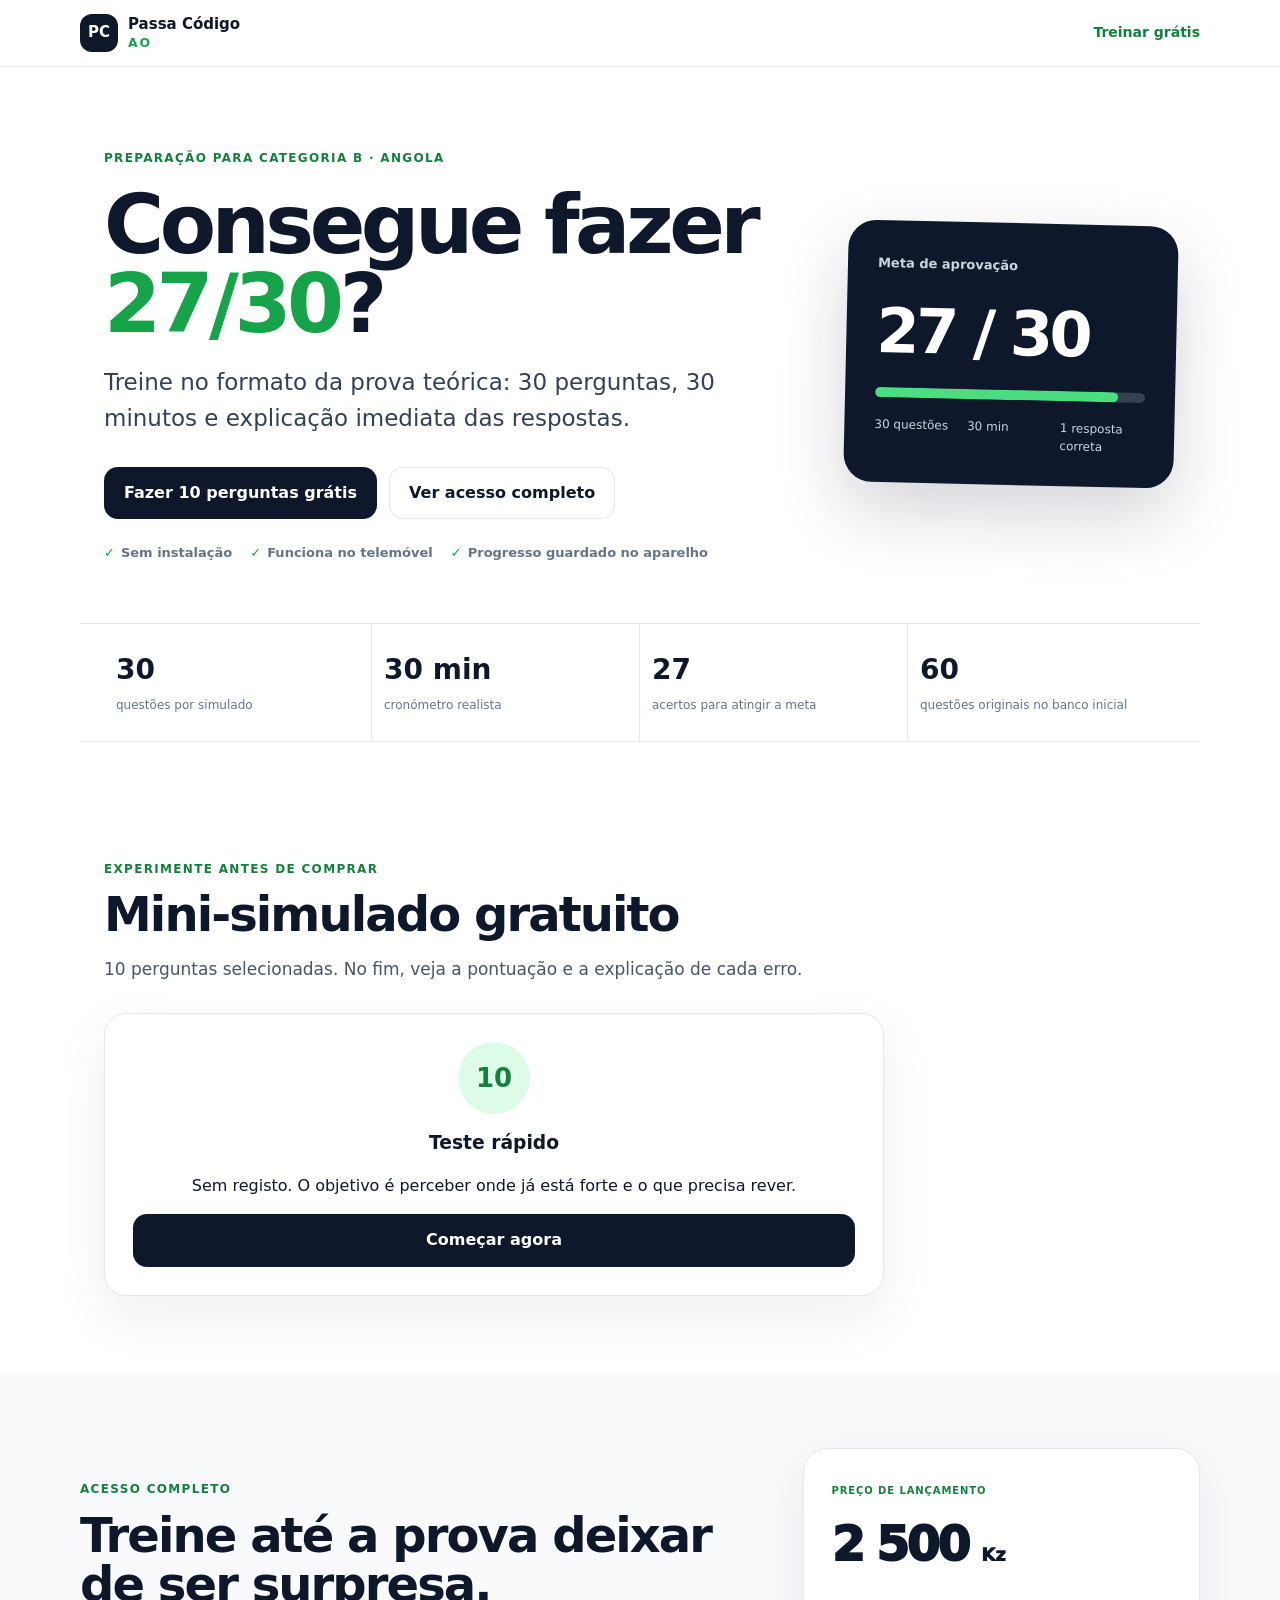
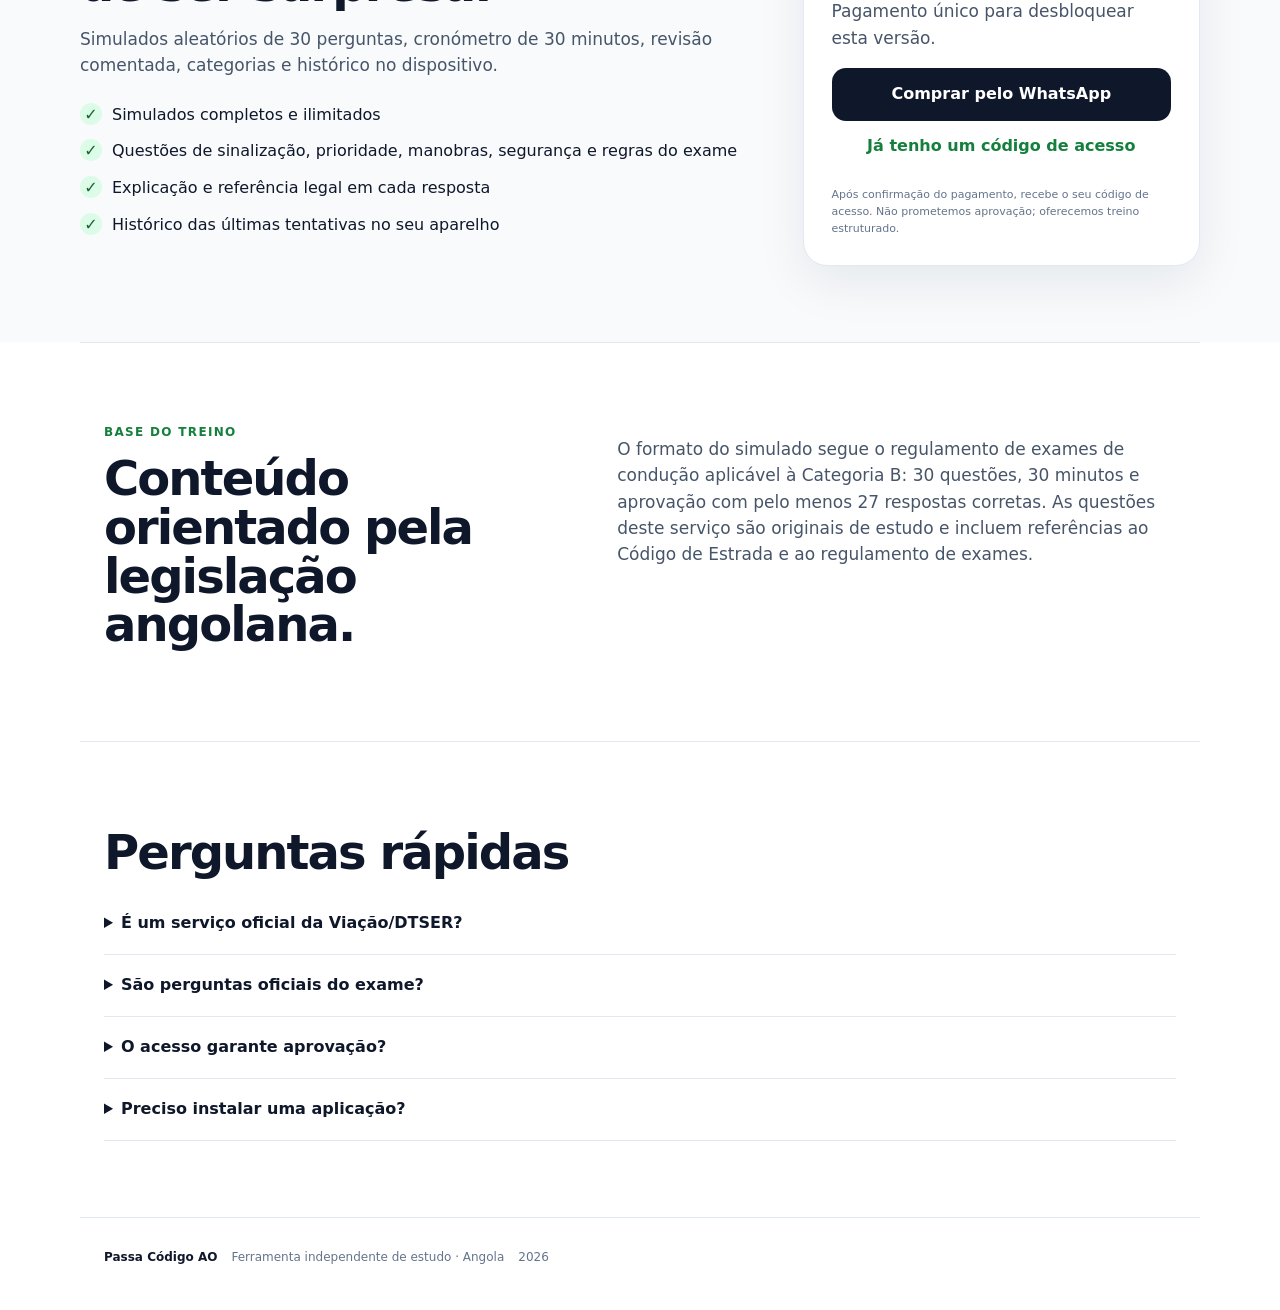
<file: passa-codigo-ao/index.html>
<!doctype html>
<html lang="pt-AO">
<head>
  <meta charset="utf-8">
  <meta name="viewport" content="width=device-width,initial-scale=1,viewport-fit=cover">
  <meta name="theme-color" content="#0f172a">
  <meta name="description" content="Simulador de treino para a prova teórica de condução Categoria B em Angola. 30 perguntas, 30 minutos e meta de 27 acertos.">
  <title>Passa Código AO — Simulador Categoria B</title>
  <link rel="stylesheet" href="./styles.css">
</head>
<body>
  <header class="site-header">
    <a class="brand" href="#top" aria-label="Passa Código AO">
      <span class="brand-mark">PC</span>
      <span><strong>Passa Código</strong><small>AO</small></span>
    </a>
    <a class="header-cta" href="#treinar">Treinar grátis</a>
  </header>

  <main id="top">
    <section class="hero">
      <div class="hero-copy">
        <span class="eyebrow">Preparação para Categoria B · Angola</span>
        <h1>Consegue fazer <span>27/30</span>?</h1>
        <p class="lead">Treine no formato da prova teórica: 30 perguntas, 30 minutos e explicação imediata das respostas.</p>
        <div class="hero-actions">
          <button class="btn primary" id="startDemoTop">Fazer 10 perguntas grátis</button>
          <a class="btn secondary" href="#premium">Ver acesso completo</a>
        </div>
        <div class="trust-row">
          <span>Sem instalação</span><span>Funciona no telemóvel</span><span>Progresso guardado no aparelho</span>
        </div>
      </div>
      <aside class="score-card" aria-label="Formato do exame">
        <span class="score-label">Meta de aprovação</span>
        <strong>27 / 30</strong>
        <div class="score-track"><i></i></div>
        <div class="score-meta"><span>30 questões</span><span>30 min</span><span>1 resposta correta</span></div>
      </aside>
    </section>

    <section class="proof">
      <div><strong>30</strong><span>questões por simulado</span></div>
      <div><strong>30 min</strong><span>cronómetro realista</span></div>
      <div><strong>27</strong><span>acertos para atingir a meta</span></div>
      <div><strong>60</strong><span>questões originais no banco inicial</span></div>
    </section>

    <section class="section" id="treinar">
      <div class="section-head">
        <span class="eyebrow">Experimente antes de comprar</span>
        <h2>Mini-simulado gratuito</h2>
        <p>10 perguntas selecionadas. No fim, veja a pontuação e a explicação de cada erro.</p>
      </div>
      <div class="trainer-shell">
        <div id="welcomePanel" class="panel centered">
          <div class="round-icon">10</div>
          <h3>Teste rápido</h3>
          <p>Sem registo. O objetivo é perceber onde já está forte e o que precisa rever.</p>
          <button class="btn primary wide" id="startDemo">Começar agora</button>
        </div>

        <div id="quizPanel" class="panel hidden">
          <div class="quiz-top">
            <div>
              <span id="modeBadge" class="mode-badge">DEMO</span>
              <span id="progressText">Pergunta 1 de 10</span>
            </div>
            <div id="timer" class="timer">--:--</div>
          </div>
          <div class="progress"><i id="progressBar"></i></div>
          <div class="question-meta"><span id="category"></span><span id="scoreLive"></span></div>
          <h3 id="questionText"></h3>
          <div id="options" class="options"></div>
          <div id="feedback" class="feedback hidden"></div>
          <div class="quiz-actions">
            <button class="btn secondary" id="quitQuiz">Sair</button>
            <button class="btn primary hidden" id="nextQuestion">Próxima</button>
          </div>
        </div>

        <div id="resultPanel" class="panel hidden">
          <div id="resultRing" class="result-ring"><span id="resultScore">0/10</span></div>
          <h3 id="resultTitle">Resultado</h3>
          <p id="resultMessage"></p>
          <div id="resultBreakdown" class="breakdown"></div>
          <div class="result-actions">
            <button class="btn secondary" id="retryQuiz">Tentar novamente</button>
            <button class="btn primary" id="openPremiumFromResult">Desbloquear simulados completos</button>
          </div>
        </div>
      </div>
    </section>

    <section class="section alt" id="premium">
      <div class="premium-grid">
        <div>
          <span class="eyebrow">Acesso completo</span>
          <h2>Treine até a prova deixar de ser surpresa.</h2>
          <p>Simulados aleatórios de 30 perguntas, cronómetro de 30 minutos, revisão comentada, categorias e histórico no dispositivo.</p>
          <ul class="check-list">
            <li>Simulados completos e ilimitados</li>
            <li>Questões de sinalização, prioridade, manobras, segurança e regras do exame</li>
            <li>Explicação e referência legal em cada resposta</li>
            <li>Histórico das últimas tentativas no seu aparelho</li>
          </ul>
        </div>
        <div class="buy-card">
          <span class="launch">PREÇO DE LANÇAMENTO</span>
          <div class="price">2 500 <small>Kz</small></div>
          <p>Pagamento único para desbloquear esta versão.</p>
          <a class="btn primary wide" id="buyWhatsapp" target="_blank" rel="noopener">Comprar pelo WhatsApp</a>
          <button class="text-btn" id="haveCode">Já tenho um código de acesso</button>
          <small>Após confirmação do pagamento, recebe o seu código de acesso. Não prometemos aprovação; oferecemos treino estruturado.</small>
        </div>
      </div>
    </section>

    <section class="section hidden" id="fullAccess">
      <div class="section-head">
        <span class="eyebrow">Acesso completo ativo</span>
        <h2>Área de treino</h2>
        <p>Escolha um simulado completo ou treine por categoria.</p>
      </div>
      <div class="dashboard">
        <div class="dashboard-main">
          <button class="action-card primary-card" id="startFullExam">
            <span class="action-kicker">SIMULAÇÃO COMPLETA</span>
            <strong>30 perguntas · 30 minutos</strong>
            <small>Meta: pelo menos 27 respostas corretas.</small>
          </button>
          <div>
            <h3>Treinar por categoria</h3>
            <div id="categoryButtons" class="category-grid"></div>
          </div>
        </div>
        <aside class="history-card">
          <h3>Últimos resultados</h3>
          <div id="historyList"><p class="muted">Ainda sem simulados completos.</p></div>
        </aside>
      </div>
    </section>

    <section class="section legal">
      <div>
        <span class="eyebrow">Base do treino</span>
        <h2>Conteúdo orientado pela legislação angolana.</h2>
      </div>
      <p>O formato do simulado segue o regulamento de exames de condução aplicável à Categoria B: 30 questões, 30 minutos e aprovação com pelo menos 27 respostas corretas. As questões deste serviço são originais de estudo e incluem referências ao Código de Estrada e ao regulamento de exames.</p>
    </section>

    <section class="section faq">
      <h2>Perguntas rápidas</h2>
      <details><summary>É um serviço oficial da Viação/DTSER?</summary><p>Não. O Passa Código AO é uma ferramenta independente de preparação. Não é afiliada nem representa qualquer órgão público.</p></details>
      <details><summary>São perguntas oficiais do exame?</summary><p>Não. São perguntas originais de treino construídas a partir de legislação pública e do formato regulamentar da prova.</p></details>
      <details><summary>O acesso garante aprovação?</summary><p>Não. A ferramenta melhora a preparação, mas o resultado depende do estudo do candidato e da prova efetivamente aplicada.</p></details>
      <details><summary>Preciso instalar uma aplicação?</summary><p>Não. Funciona diretamente no navegador do telemóvel ou computador.</p></details>
    </section>
  </main>

  <footer>
    <strong>Passa Código AO</strong>
    <span>Ferramenta independente de estudo · Angola</span>
    <span id="year"></span>
  </footer>

  <dialog id="unlockDialog">
    <form method="dialog" class="unlock-box" id="unlockForm">
      <button class="dialog-close" value="cancel" aria-label="Fechar">×</button>
      <span class="eyebrow">Ativar acesso</span>
      <h2>Introduza o seu código</h2>
      <p>O código é enviado após confirmação do pagamento.</p>
      <input id="accessCode" autocomplete="off" autocapitalize="characters" spellcheck="false" placeholder="PCAO-XXXX-XXXX-XXXX" maxlength="19">
      <p id="unlockError" class="error hidden">Código inválido. Verifique e tente novamente.</p>
      <button class="btn primary wide" id="unlockButton" value="default">Desbloquear</button>
      <a class="help-link" id="unlockWhatsapp" target="_blank" rel="noopener">Ainda não tenho código</a>
    </form>
  </dialog>

  <script src="./q1.js"></script>
  <script src="./q2.js"></script>
  <script src="./access.js"></script>
  <script src="./app.js"></script>
</body>
</html>
</file>
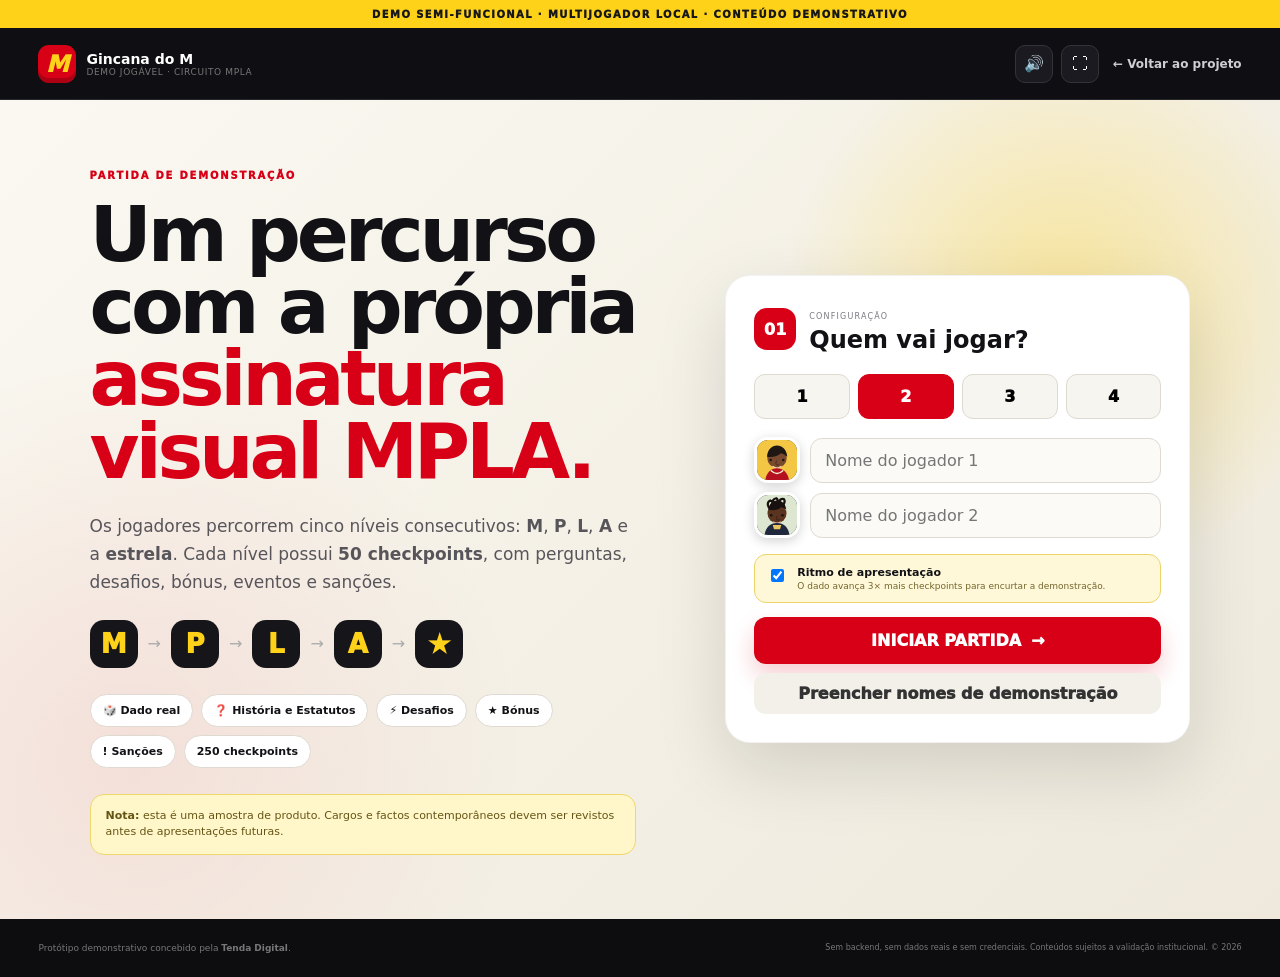
<file: jogar.html>
<!doctype html>
<html lang="pt">
<head>
  <meta charset="utf-8" />
  <meta name="viewport" content="width=device-width,initial-scale=1" />
  <title>Gincana do M — Demo Jogável</title>
  <meta name="description" content="Demonstração semi-funcional da Gincana do M com percurso M-P-L-A-Estrela para até quatro jogadores locais." />
  <link rel="stylesheet" href="game.css" />
  <link rel="stylesheet" href="game-mobile.css" />
</head>
<body>
  <div class="demo-banner">DEMO SEMI-FUNCIONAL · MULTIJOGADOR LOCAL · CONTEÚDO DEMONSTRATIVO</div>
  <header class="game-header">
    <a class="brand" href="./"><span class="mark">M</span><span><b>Gincana do M</b><small>Demo jogável · circuito MPLA</small></span></a>
    <div class="header-actions">
      <button class="icon-btn" id="soundBtn" type="button" title="Som">🔊</button>
      <button class="icon-btn" id="fullscreenBtn" type="button" title="Ecrã inteiro">⛶</button>
      <a class="back-link" href="./">← Voltar ao projeto</a>
    </div>
  </header>

  <main>
    <section id="setupScreen" class="setup-screen">
      <div class="setup-copy">
        <span class="eyebrow">PARTIDA DE DEMONSTRAÇÃO</span>
        <h1>Um percurso com a própria<br><em>assinatura visual MPLA.</em></h1>
        <p>Os jogadores percorrem cinco níveis consecutivos: <b>M</b>, <b>P</b>, <b>L</b>, <b>A</b> e a <b>estrela</b>. Cada nível possui <b>50 checkpoints</b>, com perguntas, desafios, bónus, eventos e sanções.</p>
        <div class="level-preview"><span>M</span><i>→</i><span>P</span><i>→</i><span>L</span><i>→</i><span>A</span><i>→</i><span>★</span></div>
        <div class="setup-pills"><span>🎲 Dado real</span><span>❓ História e Estatutos</span><span>⚡ Desafios</span><span>★ Bónus</span><span>! Sanções</span><span>250 checkpoints</span></div>
        <div class="demo-note"><b>Nota:</b> esta é uma amostra de produto. Cargos e factos contemporâneos devem ser revistos antes de apresentações futuras.</div>
      </div>
      <div class="setup-card">
        <div class="step-title"><span>01</span><div><small>CONFIGURAÇÃO</small><h2>Quem vai jogar?</h2></div></div>
        <div class="player-count" id="playerCount">
          <button type="button" data-count="1">1</button><button type="button" data-count="2" class="active">2</button><button type="button" data-count="3">3</button><button type="button" data-count="4">4</button>
        </div>
        <div class="player-inputs" id="playerInputs"></div>
        <label class="speed-option"><input type="checkbox" id="presentationPace" checked><span><b>Ritmo de apresentação</b><small>O dado avança 3× mais checkpoints para encurtar a demonstração.</small></span></label>
        <button id="startBtn" class="primary-action" type="button">INICIAR PARTIDA <span>→</span></button>
        <button id="quickDemoBtn" class="secondary-action" type="button">Preencher nomes de demonstração</button>
      </div>
    </section>

    <section id="gameScreen" class="game-screen hidden">
      <div class="game-layout">
        <section class="board-column">
          <div class="board-toolbar">
            <div><span class="eyebrow">MAPA DO JOGO</span><h2>M P L A <span>★</span></h2></div>
            <div class="map-summary"><b>5 níveis</b><span>50 checkpoints por nível · 250 no total</span></div>
          </div>
          <div class="board-scroll" id="boardScroll">
            <div class="mplamap" id="mplaMap"></div>
            <div class="legend"><span><i class="quiz-dot"></i>Quiz</span><span><i class="challenge-dot"></i>Desafio</span><span><i class="bonus-dot"></i>Bónus</span><span><i class="penalty-dot"></i>Sanção</span><span><i class="event-dot"></i>Evento</span><span><i class="finish-dot"></i>Fim do nível</span></div>
          </div>
        </section>

        <aside class="control-column">
          <div class="control-dock">
            <section class="turn-card">
              <div class="turn-heading"><span class="turn-token" id="turnToken"></span><div><small>É A VEZ DE</small><b id="turnName">Jogador</b><em id="turnLevel">Nível M</em></div><span class="round-badge" id="roundLabel">Ronda 1</span></div>
              <div class="dice-zone"><div class="dice" id="dice">⚄</div><div><strong id="centerMessage">M · Origem</strong><span id="turnHint">Lança o dado para avançar.</span></div></div>
              <button class="roll-btn" id="rollBtn" type="button">🎲 LANÇAR DADO</button>
              <div class="pace-badge" id="paceBadge">⚡ Ritmo de apresentação ×3</div>
            </section>

            <section class="score-card"><div class="panel-head"><div><small>CLASSIFICAÇÃO</small><h3>Jogadores</h3></div><span id="playersAlive">0/4</span></div><div id="scoreList" class="score-list"></div></section>
            <section class="progress-card"><div class="panel-head"><div><small>PERCURSO</small><h3>Níveis</h3></div></div><div class="progress-track"><span>M</span><span>P</span><span>L</span><span>A</span><span>★</span></div><p>Concluir um nível vale <b>+120 pontos</b>. A estrela encerra a partida.</p></section>
            <section class="log-card"><div class="panel-head"><div><small>PARTIDA</small><h3>Últimos acontecimentos</h3></div></div><div id="gameLog" class="game-log"></div></section>
            <button id="newGameBtn" class="outline-btn" type="button">Nova partida</button>
          </div>
        </aside>
      </div>
    </section>
  </main>

  <div class="modal-backdrop hidden" id="eventModal"><div class="event-modal"><div class="event-badge" id="eventBadge">?</div><small id="eventKind">QUIZ</small><h2 id="eventTitle">Pergunta</h2><p id="eventText"></p><div class="source-note hidden" id="sourceNote"></div><div id="answerArea" class="answer-area"></div><div id="eventResult" class="event-result hidden"></div><button id="continueBtn" class="primary-action hidden" type="button">CONTINUAR</button></div></div>
  <div class="modal-backdrop hidden" id="winnerModal"><div class="event-modal winner-modal"><div class="winner-crown">🏆</div><small>PARTIDA CONCLUÍDA</small><h2 id="winnerTitle">Temos vencedor!</h2><p id="winnerText"></p><div id="finalRanking" class="final-ranking"></div><button id="playAgainBtn" class="primary-action" type="button">JOGAR NOVAMENTE</button><a class="secondary-action link-button" href="./">Voltar à apresentação</a></div></div>
  <div class="toast" id="toast"></div>
  <footer><span>Protótipo demonstrativo concebido pela <b>Tenda Digital</b>.</span><small>Sem backend, sem dados reais e sem credenciais. Conteúdos sujeitos a validação institucional. © 2026</small></footer>
  <script src="game.js"></script>
  <script src="game-mobile.js"></script>
</body>
</html>
</file>
<file: styles.css>
:root{--r:#d90016;--r2:#ff2034;--y:#ffd31a;--ink:#17171b;--paper:#f5f4ef;--line:#e5e1d8;--muted:#777;--green:#1ba36a}*{box-sizing:border-box}html{scroll-behavior:smooth}body{margin:0;font-family:Inter,system-ui,-apple-system,"Segoe UI",sans-serif;background:var(--paper);color:var(--ink);overflow-x:hidden}.demo-ribbon{background:var(--y);color:#111;text-align:center;font-size:11px;font-weight:900;letter-spacing:.16em;padding:8px}.topbar{height:76px;padding:0 5vw;display:flex;align-items:center;justify-content:space-between;background:rgba(245,244,239,.94);backdrop-filter:blur(16px);position:sticky;top:0;z-index:10;border-bottom:1px solid #ddd}.brand{display:flex;align-items:center;gap:10px;color:inherit;text-decoration:none;font-weight:950}.brand-mark,.mini-logo{display:grid;place-items:center;width:36px;height:36px;border-radius:10px;background:var(--r);color:var(--y);font-size:22px;font-style:italic;font-weight:1000;box-shadow:inset 0 -4px 0 rgba(0,0,0,.16)}nav{display:flex;gap:26px}nav a{text-decoration:none;color:#333;font-size:14px;font-weight:800}.ghost{border:1px solid #ccc;background:transparent;padding:10px 16px;border-radius:99px;font-weight:850;cursor:pointer}.hero{min-height:740px;padding:78px 7vw 68px;display:grid;grid-template-columns:1.08fr .92fr;align-items:center;gap:6vw;background:radial-gradient(circle at 76% 28%,rgba(255,211,26,.34),transparent 25%),linear-gradient(135deg,#faf8f2,#eee9de)}.eyebrow,.section-title>span{font-size:12px;letter-spacing:.19em;font-weight:950;color:var(--r)}h1{font-size:clamp(54px,7vw,100px);line-height:.91;letter-spacing:-.06em;margin:18px 0 28px}h1 span{color:var(--r)}.hero-copy>p{max-width:650px;font-size:19px;line-height:1.65;color:#555}.actions{display:flex;gap:12px;margin:32px 0}.btn{padding:14px 20px;border-radius:12px;text-decoration:none;font-weight:900;font-size:14px}.primary{background:var(--r);color:#fff;box-shadow:0 12px 30px rgba(217,0,22,.2)}.secondary{background:#fff;color:#111;border:1px solid #ddd}.hero-stats{display:flex;gap:40px;border-top:1px solid #d7d3cb;padding-top:22px;margin-top:28px}.hero-stats div{display:flex;flex-direction:column}.hero-stats b{font-size:28px}.hero-stats span{font-size:10px;text-transform:uppercase;letter-spacing:.08em;color:var(--muted)}.phone-wrap{position:relative;display:grid;place-items:center;min-height:570px}.phone{width:286px;height:590px;background:#0e0e11;border:8px solid #161619;border-radius:42px;box-shadow:0 40px 80px rgba(0,0,0,.28);padding:20px 12px 14px;color:#fff;position:relative;overflow:hidden}.phone:before{content:"";position:absolute;inset:0;background:radial-gradient(circle at 50% 15%,rgba(217,0,22,.4),transparent 38%);pointer-events:none}.phone-notch{width:90px;height:20px;border-radius:0 0 14px 14px;background:#17171a;position:absolute;top:0;left:50%;transform:translateX(-50%)}.phone-head{display:flex;justify-content:space-between;align-items:center;font-size:10px;color:#ddd;position:relative}.mini-logo{width:30px;height:30px;border-radius:8px;font-size:18px}.mini-board{height:330px;margin:28px 3px 16px;border-radius:18px;background:linear-gradient(135deg,#1c1c21,#111);display:grid;grid-template-columns:repeat(5,1fr);gap:4px;padding:8px;transform:perspective(600px) rotateX(7deg)}.mini-cell{border-radius:6px;background:#313139;font-size:8px;display:grid;place-items:center;color:#aaa}.mini-cell:nth-child(4n){background:var(--r);color:#fff}.mini-cell:nth-child(7n){background:var(--y);color:#111}.mini-cell.active{outline:3px solid #fff;box-shadow:0 0 22px var(--y)}.turn-card{position:relative;background:#fff;color:#111;border-radius:16px;padding:12px;display:grid;grid-template-columns:1fr auto;gap:6px;align-items:center}.turn-card span{font-weight:900;font-size:12px}.turn-card strong{font-size:28px}.turn-card button{grid-column:1/3;border:0;border-radius:9px;background:var(--r);color:#fff;padding:9px;font-weight:900;cursor:pointer}.mini-nav{display:flex;justify-content:space-around;margin-top:15px;color:#777}.float-card{position:absolute;background:#fff;border-radius:18px;padding:14px 16px;box-shadow:0 18px 50px rgba(0,0,0,.14);display:flex;flex-direction:column;min-width:130px}.float-card b{font-size:22px;color:var(--r)}.float-card span{font-size:11px;color:#777}.float-card.one{left:0;top:28%}.float-card.two{right:-10px;bottom:17%}.numbers,.game-section,.cards-section,.ranking-section,.investment{padding:96px 7vw}.section-title{max-width:780px;margin-bottom:42px}.section-title h2{font-size:clamp(34px,4vw,58px);letter-spacing:-.045em;line-height:1.02;margin:12px 0}.section-title p{font-size:16px;line-height:1.6;color:#6d6b69}.metric-grid{display:grid;grid-template-columns:repeat(4,1fr);gap:16px}.metric-grid article{background:#fff;border:1px solid var(--line);border-radius:18px;padding:26px;display:flex;flex-direction:column}.metric-grid span{font-size:12px;color:var(--muted)}.metric-grid strong{font-size:38px;letter-spacing:-.04em;margin:9px 0}.metric-grid em{font-size:11px;color:var(--green);font-style:normal;font-weight:800}.game-section{background:#111114;color:#fff}.game-section .section-title p{color:#aaa}.game-shell{display:grid;grid-template-columns:1fr 330px;gap:24px}.board-panel{background:#19191e;border:1px solid #2b2b32;border-radius:26px;padding:30px}.board{aspect-ratio:1.45;display:grid;grid-template-columns:repeat(10,1fr);grid-template-rows:repeat(7,1fr);gap:5px;position:relative}.cell{border-radius:8px;background:#2d2d34;display:grid;place-items:center;color:#777;font-size:10px;font-weight:800;position:relative}.cell.bonus{background:var(--y);color:#151515}.cell.quiz{background:#d62838;color:#fff}.cell.event{background:#5b43d6;color:#fff}.cell.penalty{background:#444;color:#fff}.cell.active:after{content:"♟";position:absolute;font-size:22px;color:#fff;filter:drop-shadow(0 5px 5px #000)}.board-center{position:absolute;left:13%;right:13%;top:18%;bottom:18%;background:radial-gradient(circle at 50% 30%,#2d1719,#151518 60%);border:1px solid #313139;border-radius:22px;display:flex;flex-direction:column;align-items:center;justify-content:center}.center-logo{width:70px;height:70px;border-radius:20px;display:grid;place-items:center;background:var(--r);color:var(--y);font-size:46px;font-weight:1000;font-style:italic;box-shadow:inset 0 -7px 0 rgba(0,0,0,.18)}.board-center p{font-size:20px;font-weight:950;margin:10px 0 0}.board-center small{font-size:9px;letter-spacing:.18em;color:#777}.dice-btn{margin:15px 0 10px;border:0;border-radius:12px;background:var(--y);color:#111;padding:10px 15px;display:flex;align-items:center;gap:9px;font-weight:900;cursor:pointer}.dice-btn span{font-size:24px}.board-center #turnText{font-size:10px;color:#aaa}.game-side{display:flex;flex-direction:column;gap:15px}.player-card,.side-card{background:#1c1c21;border:1px solid #2d2d33;border-radius:20px;padding:18px}.player-card{display:flex;gap:14px;align-items:center}.avatar{width:48px;height:48px;border-radius:16px;background:var(--r);display:grid;place-items:center;font-weight:950}.player-card small,.side-card small{font-size:9px;letter-spacing:.15em;color:#777}.player-card h3,.side-card h3{margin:3px 0;font-size:15px}.player-card p,.side-card p{margin:2px 0;color:#aaa;font-size:12px;line-height:1.5}.answer-grid{display:grid;grid-template-columns:1fr 1fr;gap:6px;margin-top:15px}.answer-grid button{background:#2b2b31;border:1px solid #393940;color:#ddd;padding:9px;border-radius:8px;cursor:pointer}.badges{display:flex;gap:9px;margin-top:13px}.badges span{width:43px;height:43px;border-radius:12px;background:#2b2b31;display:grid;place-items:center;font-size:21px}.cards-section{background:#ece7dc}.feature-cards{display:grid;grid-template-columns:repeat(4,1fr);gap:16px}.f{min-height:290px;background:#fff;padding:25px;border-radius:22px;display:flex;flex-direction:column;box-shadow:0 12px 35px rgba(0,0,0,.05)}.f .icon{width:50px;height:50px;border-radius:15px;display:grid;place-items:center;font-weight:1000;font-size:22px;margin-bottom:32px}.f.quiz .icon{background:#ffe1e4;color:var(--r)}.f.bonus .icon{background:#fff3b6;color:#6d5600}.f.sanction .icon{background:#e9e9ec;color:#222}.f.event .icon{background:#e8e3ff;color:#4d37bf}.f small{font-size:9px;letter-spacing:.15em;color:#999}.f h3{font-size:20px;margin:6px 0 10px}.f p{font-size:13px;color:#777;line-height:1.55;flex:1}.f b{font-size:12px;color:var(--r)}.ranking-section{background:#fff}.ranking-shell{display:grid;grid-template-columns:420px 1fr;gap:28px;align-items:end}.podium{display:flex;align-items:flex-end;justify-content:center;gap:10px;height:340px}.pod{background:#f3f0e8;width:125px;border-radius:20px 20px 0 0;display:flex;flex-direction:column;align-items:center;padding:18px 7px}.pod.p1{height:290px;background:linear-gradient(#fff1ad,#f3e3a0)}.pod.p2{height:230px}.pod.p3{height:205px}.rank-avatar{width:60px;height:60px;border-radius:50%;display:grid;place-items:center;background:#222;color:#fff;font-weight:950;margin-bottom:14px}.crown{background:var(--r);outline:5px solid rgba(255,211,26,.45)}.pod b{font-size:30px}.pod span{font-weight:900;font-size:13px}.pod small{font-size:9px;color:#777;margin-top:4px}.rank-table{border:1px solid var(--line);border-radius:20px;overflow:hidden}.r{display:grid;grid-template-columns:45px 1.6fr 1fr .7fr .7fr;padding:17px 20px;border-bottom:1px solid var(--line);align-items:center;font-size:13px}.r:last-child{border-bottom:0}.r.head{background:#f5f3ed;color:#888;text-transform:uppercase;font-size:9px;letter-spacing:.1em;font-weight:900}.r b{text-align:right}.admin-section{padding:96px 0;background:#0e0e11;color:#fff}.admin-section>.section-title{padding:0 7vw}.section-title.light p{color:#aaa}.admin-window{margin:0 4vw;background:#f5f6f8;border-radius:26px;min-height:610px;color:#17171a;display:grid;grid-template-columns:220px 1fr;overflow:hidden;box-shadow:0 40px 100px rgba(0,0,0,.45)}.admin-nav{background:#151519;color:#ddd;padding:22px 14px;display:flex;flex-direction:column;gap:6px}.admin-brand{display:flex;gap:10px;align-items:center;padding:7px 8px 25px}.admin-brand span{width:28px;height:28px;border-radius:8px;background:var(--r);color:var(--y);display:grid;place-items:center;font-weight:950}.admin-nav a{padding:11px 12px;border-radius:9px;font-size:12px;color:#888}.admin-nav a.active{background:#2b1c1f;color:#fff;border-left:3px solid var(--r)}.admin-user{margin-top:auto;border-top:1px solid #2b2b30;padding:18px 7px 3px;display:flex;gap:10px;align-items:center}.admin-user>span{width:32px;height:32px;background:#333;border-radius:50%;display:grid;place-items:center;font-size:10px}.admin-user div{display:flex;flex-direction:column;font-size:10px}.admin-user small{color:#666}.admin-main{padding:30px}.admin-top{display:flex;justify-content:space-between;align-items:center}.admin-top small{font-size:9px;letter-spacing:.15em;color:#999}.admin-top h3{font-size:24px;margin:4px 0}.admin-top button{border:0;border-radius:9px;background:var(--r);color:#fff;padding:10px 14px;font-weight:800}.admin-kpis{display:grid;grid-template-columns:repeat(4,1fr);gap:12px;margin:24px 0}.admin-kpis article{background:#fff;border:1px solid #e4e6ea;border-radius:14px;padding:16px;display:flex;flex-direction:column}.admin-kpis span{font-size:10px;color:#888}.admin-kpis b{font-size:25px;margin:4px 0}.admin-kpis em{font-style:normal;font-size:9px;color:var(--green)}.admin-grid{display:grid;grid-template-columns:1.5fr 1fr;gap:15px}.chart-card,.content-list{background:#fff;border:1px solid #e4e6ea;border-radius:15px;padding:18px}.chart-head{display:flex;justify-content:space-between}.chart-head small,.content-list>small{font-size:8px;letter-spacing:.14em;color:#999}.chart-head h4,.content-list h4{margin:3px 0;font-size:14px}.chart-head>span{font-size:9px;color:#888}.chart{height:180px;border-bottom:1px solid #eee;display:flex;align-items:flex-end;justify-content:space-around;gap:10px;padding:20px 6px 0}.chart i{width:9%;background:linear-gradient(var(--r2),var(--r));border-radius:6px 6px 0 0}.days{display:flex;justify-content:space-around;color:#aaa;font-size:8px;padding-top:8px}.content-list>div{display:flex;align-items:center;gap:8px;padding:13px 0;border-bottom:1px solid #eee}.content-list>div:last-child{border-bottom:0}.dot{width:9px;height:9px;border-radius:50%}.green{background:#25b56e}.yellow{background:#f1b811}.red{background:var(--r)}.content-list p{display:flex;flex-direction:column;margin:0;flex:1;font-size:10px}.content-list p small{color:#999}.content-list em{font-size:8px;color:#aaa;font-style:normal}.investment{background:#f2efe6}.investment-grid{display:grid;grid-template-columns:1fr 1fr;gap:18px}.price-card,.timeline-card{border-radius:24px;padding:32px;background:#fff}.price-card.main{background:linear-gradient(135deg,#d90016,#a80013);color:#fff}.price-card small{font-size:10px;letter-spacing:.15em;opacity:.72}.price-card strong{display:block;font-size:clamp(42px,5vw,66px);letter-spacing:-.05em;margin:18px 0}.price-card strong i{font-size:20px;font-style:normal}.price-card p{opacity:.8}.split{display:flex;gap:10px;margin-top:40px}.split span{flex:1;padding:14px;border-radius:14px;background:rgba(255,255,255,.12);display:flex;flex-direction:column}.split b{font-size:22px}.split small{letter-spacing:0}.timeline-card h3{margin-top:0}.timeline-card>div{display:flex;gap:14px;padding:13px 0;border-bottom:1px solid var(--line)}.timeline-card>div:last-child{border-bottom:0}.timeline-card>div>b{width:34px;height:34px;border-radius:10px;background:#f2efe7;display:grid;place-items:center;font-size:10px;color:var(--r)}.timeline-card span{display:flex;flex-direction:column}.timeline-card strong{font-size:13px}.timeline-card small{color:#888;margin-top:3px}.note{text-align:center;margin-top:25px;font-size:11px;color:#888}footer{background:#09090b;color:#bbb;padding:45px 7vw;display:grid;grid-template-columns:1fr 1fr auto;align-items:center;gap:20px}footer p{font-size:12px;text-align:center}footer small{font-size:9px}.toast{position:fixed;right:24px;bottom:24px;background:#fff;color:#111;border-radius:14px;padding:15px 20px;box-shadow:0 20px 60px rgba(0,0,0,.25);display:flex;flex-direction:column;transform:translateY(140px);opacity:0;transition:.3s;z-index:30;border-left:5px solid var(--y)}.toast.show{transform:translateY(0);opacity:1}.toast b{font-size:13px}.toast span{font-size:11px;color:#777;margin-top:3px}body.presentation .demo-ribbon,body.presentation .topbar{display:none}body.presentation .hero{min-height:100vh}body.presentation section{min-height:100vh;display:flex;flex-direction:column;justify-content:center}@media(max-width:1000px){nav{display:none}.hero{grid-template-columns:1fr}.phone-wrap{margin-top:20px}.metric-grid,.feature-cards,.admin-kpis{grid-template-columns:1fr 1fr}.game-shell,.ranking-shell,.investment-grid{grid-template-columns:1fr}.admin-window{grid-template-columns:160px 1fr}.admin-grid{grid-template-columns:1fr}.board{aspect-ratio:1.1}}@media(max-width:650px){.topbar{padding:0 18px}.ghost{display:none}.hero,.numbers,.game-section,.cards-section,.ranking-section,.investment{padding:68px 20px}.hero-stats{gap:15px}.float-card{display:none}.metric-grid,.feature-cards,.admin-kpis{grid-template-columns:1fr}.game-shell{display:block}.game-side{margin-top:14px}.board-panel{padding:12px}.board{aspect-ratio:.95}.board-center{left:16%;right:16%;top:19%;bottom:19%}.admin-window{margin:0 10px;display:block}.admin-nav{display:none}.admin-main{padding:16px}.admin-grid{display:block}.content-list{margin-top:12px}.ranking-shell{display:block}.podium{transform:scale(.88);margin:-20px}.r{grid-template-columns:32px 1.3fr .8fr .6fr}.r span:nth-child(4){display:none}.investment-grid{display:block}.timeline-card{margin-top:14px}footer{grid-template-columns:1fr;text-align:center}footer p{text-align:center}}
</file>
<file: concurso-pronto-ao/styles.css>
:root{
  --bg:#07101d;--surface:#0c1727;--surface2:#101f33;--card:#13243a;--line:#243955;
  --text:#f4f7fb;--muted:#a7b5c8;--accent:#39d98a;--accent2:#9df3c3;--warn:#f7c65b;--danger:#ff7b7b;
  --ink:#102033;--paper:#f4f7fb;--shadow:0 24px 70px rgba(0,0,0,.28);--radius:22px
}
*{box-sizing:border-box}html{scroll-behavior:smooth}body{margin:0;background:var(--bg);color:var(--text);font-family:Inter,ui-sans-serif,system-ui,-apple-system,BlinkMacSystemFont,"Segoe UI",sans-serif;line-height:1.55}button,input,textarea,select{font:inherit}button,a{touch-action:manipulation}a{color:inherit;text-decoration:none}.hidden{display:none!important}
.site-header{position:sticky;top:0;z-index:50;display:flex;align-items:center;justify-content:space-between;padding:16px clamp(18px,4vw,64px);background:rgba(7,16,29,.88);backdrop-filter:blur(16px);border-bottom:1px solid rgba(255,255,255,.06)}.brand{display:flex;align-items:center;gap:10px}.brand-mark{display:grid;place-items:center;width:38px;height:38px;border-radius:12px;background:var(--accent);color:#062016;font-weight:900}.brand strong{display:block;line-height:1}.brand small{display:block;color:var(--accent2);letter-spacing:.18em;font-size:.65rem;margin-top:4px}.header-cta{padding:10px 15px;border:1px solid var(--line);border-radius:999px;font-weight:700;font-size:.9rem}
main{overflow:hidden}.hero{max-width:1180px;margin:auto;padding:clamp(64px,9vw,120px) 24px 54px;display:grid;grid-template-columns:1.25fr .75fr;gap:58px;align-items:center}.eyebrow{display:inline-block;color:var(--accent2);font-weight:800;font-size:.75rem;letter-spacing:.14em;text-transform:uppercase}.hero h1{font-size:clamp(2.65rem,6vw,5.6rem);line-height:.97;letter-spacing:-.055em;margin:18px 0 22px;max-width:850px}.hero h1 span{color:var(--accent)}.lead{font-size:clamp(1.05rem,2vw,1.27rem);color:#c3cfdd;max-width:720px}.hero-actions{display:flex;gap:12px;flex-wrap:wrap;margin:30px 0 22px}.btn{border:0;border-radius:14px;padding:14px 20px;font-weight:800;cursor:pointer;display:inline-flex;align-items:center;justify-content:center;gap:8px;transition:.18s ease}.btn:hover{transform:translateY(-1px)}.btn.primary{background:var(--accent);color:#062016}.btn.secondary{background:transparent;color:var(--text);border:1px solid var(--line)}.btn.ghost{background:rgba(255,255,255,.045);color:var(--text);border:1px solid rgba(255,255,255,.08)}.wide{width:100%}.trust-row{display:flex;gap:18px;flex-wrap:wrap;color:var(--muted);font-size:.86rem}.trust-row span:before{content:"✓";color:var(--accent);margin-right:6px;font-weight:900}
.hero-card{background:linear-gradient(145deg,#10233a,#0d1a2b);border:1px solid var(--line);border-radius:28px;padding:26px;box-shadow:var(--shadow);transform:rotate(1deg)}.card-kicker{font-size:.72rem;color:var(--muted);letter-spacing:.16em;font-weight:800}.hero-card ul{list-style:none;margin:18px 0 0;padding:0}.hero-card li{display:flex;gap:15px;align-items:center;padding:17px 0;border-top:1px solid rgba(255,255,255,.08)}.hero-card li b{color:var(--accent);font-size:1.2rem}.hero-card li span{font-weight:700}
.proof-strip{max-width:1100px;margin:0 auto 32px;padding:0 24px;display:grid;grid-template-columns:repeat(3,1fr);gap:1px}.proof-strip div{background:#0d192a;padding:20px 24px;border:1px solid #1c3049}.proof-strip div:first-child{border-radius:18px 0 0 18px}.proof-strip div:last-child{border-radius:0 18px 18px 0}.proof-strip strong{display:block;font-size:1.2rem;color:var(--accent2)}.proof-strip span{font-size:.85rem;color:var(--muted)}
.section{max-width:1180px;margin:auto;padding:76px 24px}.section-head{max-width:760px;margin-bottom:30px}.section h2{font-size:clamp(2rem,4vw,3.25rem);line-height:1.05;letter-spacing:-.035em;margin:10px 0 12px}.section-head p,.paid-copy>p{color:var(--muted);font-size:1.04rem}.analyser-grid{display:grid;grid-template-columns:1.3fr .7fr;gap:24px}.input-card,.how-card,.report-card,.score-panel{border:1px solid var(--line);background:var(--surface);border-radius:var(--radius);padding:24px}.dropzone{display:grid;place-items:center;text-align:center;border:1.5px dashed #3b5678;border-radius:18px;min-height:165px;padding:24px;cursor:pointer;background:rgba(255,255,255,.02)}.dropzone.drag{border-color:var(--accent);background:rgba(57,217,138,.06)}.dropzone input{display:none}.drop-icon{font-size:2rem;color:var(--accent);line-height:1}.dropzone strong{margin-top:8px}.dropzone small{color:var(--muted);margin-top:4px}.or{height:42px;display:flex;align-items:center;gap:12px;color:#73849b}.or:before,.or:after{content:"";height:1px;background:var(--line);flex:1}.or span{font-size:.75rem;text-transform:uppercase}.field-label{display:block;font-size:.82rem;font-weight:800;margin-bottom:8px;color:#c7d2df}textarea{width:100%;resize:vertical;min-height:210px;background:#081321;border:1px solid #263b56;color:var(--text);border-radius:14px;padding:14px;outline:none}textarea:focus{border-color:var(--accent)}.input-actions{display:flex;justify-content:space-between;gap:12px;margin-top:14px}.privacy-note{font-size:.76rem;color:#8495aa;margin:16px 0 0}.how-card ol{list-style:none;padding:0;margin:20px 0}.how-card li{display:flex;gap:14px;padding:14px 0;border-top:1px solid rgba(255,255,255,.07)}.how-card li b{color:var(--accent)}.mini-warning{font-size:.8rem;color:#d1bc7b;background:rgba(247,198,91,.08);border:1px solid rgba(247,198,91,.2);padding:12px;border-radius:12px}.status-panel{max-width:760px;margin:20px 0 0;padding:16px 18px;border:1px solid var(--line);background:var(--surface);border-radius:14px;display:flex;align-items:center;gap:13px}.status-panel small{display:block;color:var(--muted)}.status-panel.error{border-color:rgba(255,123,123,.4);color:#ffd0d0}.spinner{width:24px;height:24px;border:3px solid #26405e;border-top-color:var(--accent);border-radius:50%;animation:spin .8s linear infinite}@keyframes spin{to{transform:rotate(360deg)}}
.results{padding-top:38px}.results-top{display:flex;justify-content:space-between;gap:20px;align-items:end}.analysis-ref{background:var(--surface2);padding:12px 16px;border-radius:14px;border:1px solid var(--line);min-width:150px}.analysis-ref span{display:block;color:var(--muted);font-size:.66rem;letter-spacing:.15em}.analysis-ref strong{font-family:ui-monospace,SFMono-Regular,Menlo,monospace;color:var(--accent2)}.metric-grid{display:grid;grid-template-columns:repeat(4,1fr);gap:12px;margin:26px 0}.metric{background:var(--surface);border:1px solid var(--line);border-radius:17px;padding:18px}.metric span{display:block;color:var(--muted);font-size:.74rem}.metric strong{display:block;margin-top:6px;font-size:1.12rem}.report-grid{display:grid;grid-template-columns:1fr 310px;gap:18px;align-items:start}.report-main{display:grid;gap:18px}.card-head{display:flex;justify-content:space-between;gap:20px;align-items:start}.card-head h3{margin:5px 0 0;font-size:1.35rem}.legend{font-size:.72rem;color:var(--muted)}.requirements-list{display:grid;gap:10px;margin-top:20px}.req-row{display:grid;grid-template-columns:1fr 148px;gap:12px;align-items:center;padding:14px;background:#0a1524;border:1px solid #1e324b;border-radius:14px}.req-row strong{display:block}.req-row small{display:block;color:var(--muted);margin-top:4px}.req-row select{width:100%;background:#101f33;border:1px solid #304864;color:var(--text);border-radius:10px;padding:9px}.req-row select.yes{border-color:rgba(57,217,138,.6);color:#b7f5d3}.req-row select.no{border-color:rgba(255,123,123,.55);color:#ffc1c1}.req-row select.unknown{border-color:rgba(247,198,91,.35);color:#f3d993}.two-col{display:grid;grid-template-columns:1fr 1fr;gap:20px}.two-col h4{margin:18px 0 10px}.chips{display:flex;gap:8px;flex-wrap:wrap}.chip{font-size:.8rem;padding:8px 10px;border-radius:999px;background:#0a1524;border:1px solid #243a55;color:#d7e0ea}.chip.empty{color:#7f90a4}.excerpts{display:grid;gap:10px;margin-top:18px}.excerpt{border-left:3px solid #34506f;padding:10px 12px;background:#0a1524;border-radius:0 10px 10px 0;color:#c5d1df;font-size:.88rem}.excerpt b{color:var(--accent2);display:block;font-size:.72rem;text-transform:uppercase;letter-spacing:.08em;margin-bottom:4px}.score-panel{position:sticky;top:88px;text-align:center}.score-ring{width:150px;height:150px;margin:2px auto 14px;border-radius:50%;display:grid;place-items:center;background:conic-gradient(var(--accent) 0deg,#1b3048 0deg);position:relative}.score-ring:after{content:"";position:absolute;inset:12px;background:var(--surface);border-radius:50%}.score-ring span{z-index:1;font-size:2rem;font-weight:900}.score-label{font-size:.72rem;letter-spacing:.1em;color:var(--muted);text-transform:uppercase}.score-panel h3{font-size:1.1rem;margin:8px 0}.score-panel p{font-size:.82rem;color:var(--muted)}.risk-summary{text-align:left;margin:18px 0;display:grid;gap:8px}.risk-item{padding:9px 10px;background:#0a1524;border-radius:10px;font-size:.79rem}.risk-item.bad{border-left:3px solid var(--danger)}.risk-item.wait{border-left:3px solid var(--warn)}.risk-item.good{border-left:3px solid var(--accent)}.score-panel .btn{margin-top:8px}
.paid{display:grid;grid-template-columns:1.15fr .85fr;gap:60px;align-items:center;border-top:1px solid rgba(255,255,255,.06);border-bottom:1px solid rgba(255,255,255,.06)}.check-list{list-style:none;padding:0;margin:24px 0}.check-list li{padding:9px 0 9px 30px;position:relative}.check-list li:before{content:"✓";position:absolute;left:0;color:var(--accent);font-weight:900}.scope-note{font-size:.82rem!important;color:#8ea0b6!important;border-left:2px solid var(--line);padding-left:12px}.buy-card{background:var(--paper);color:var(--ink);border-radius:26px;padding:28px;box-shadow:var(--shadow)}.launch{font-size:.7rem;font-weight:900;letter-spacing:.11em;color:#46617d}.price{font-size:3rem;font-weight:950;letter-spacing:-.04em;margin:9px 0}.price small{font-size:1rem}.buy-card p{color:#54677e}.buy-card small{display:block;margin-top:14px;color:#6a7d91;font-size:.75rem}.buy-card .primary{background:#0e7e4e;color:white}
.why-grid{display:grid;grid-template-columns:repeat(3,1fr);gap:14px}.why-grid article{background:var(--surface);border:1px solid var(--line);border-radius:18px;padding:22px}.why-grid strong{color:var(--accent2)}.why-grid p{color:var(--muted);font-size:.9rem}.faq details{border-top:1px solid var(--line);padding:16px 0}.faq summary{font-weight:800;cursor:pointer}.faq details p{color:var(--muted);max-width:800px}.faq details:last-child{border-bottom:1px solid var(--line)}footer{max-width:1180px;margin:auto;padding:30px 24px 60px;display:flex;justify-content:space-between;gap:18px;flex-wrap:wrap;color:#7f91a7;font-size:.78rem}footer strong{color:#cbd6e3}
@media(max-width:900px){.hero,.analyser-grid,.paid{grid-template-columns:1fr}.hero{gap:28px}.hero-card{transform:none}.report-grid{grid-template-columns:1fr}.score-panel{position:static}.metric-grid{grid-template-columns:repeat(2,1fr)}.why-grid{grid-template-columns:1fr}.proof-strip{grid-template-columns:1fr}.proof-strip div:first-child{border-radius:18px 18px 0 0}.proof-strip div:last-child{border-radius:0 0 18px 18px}.paid{gap:28px}}@media(max-width:600px){.site-header{padding:12px 16px}.brand strong{font-size:.9rem}.header-cta{font-size:.76rem;padding:9px 11px}.hero{padding:58px 18px 42px}.hero h1{font-size:2.75rem}.section{padding:58px 18px}.input-card,.how-card,.report-card,.score-panel{padding:18px}.input-actions{flex-direction:column}.metric-grid{grid-template-columns:1fr 1fr}.metric{padding:14px}.results-top{align-items:start;flex-direction:column}.analysis-ref{width:100%}.req-row{grid-template-columns:1fr}.two-col{grid-template-columns:1fr}.paid{padding-top:60px;padding-bottom:60px}.price{font-size:2.55rem}.proof-strip{padding:0 18px}}
@media print{body{background:white;color:#111}.site-header,.hero,.proof-strip,#analisar,.paid,.why,.faq,footer,.score-panel .btn{display:none!important}.section.results{display:block!important;max-width:none;padding:0}.results-top,.metric-grid,.report-grid{color:#111}.analysis-ref,.metric,.report-card,.score-panel,.req-row,.excerpt{background:white!important;color:#111!important;border-color:#ccc!important;box-shadow:none}.report-grid{grid-template-columns:1fr}.score-panel{position:static;page-break-inside:avoid}.score-ring:after{background:white}.eyebrow,.score-label,.legend,.req-row small,.score-panel p{color:#555!important}.req-row select{appearance:none;background:white;color:#111;border:0}.chip{background:white;color:#111;border-color:#bbb}.excerpt{color:#222}.btn{display:none!important}}
</file>
<file: passa-codigo-ao/styles.css>
:root{
  --ink:#0f172a;--muted:#64748b;--line:#e2e8f0;--soft:#f8fafc;--accent:#16a34a;
  --accent2:#15803d;--danger:#b91c1c;--warn:#a16207;--white:#fff;--radius:22px;
}
*{box-sizing:border-box}
html{scroll-behavior:smooth}
body{margin:0;font-family:Inter,ui-sans-serif,system-ui,-apple-system,BlinkMacSystemFont,"Segoe UI",sans-serif;color:var(--ink);background:var(--white);line-height:1.55}
button,input{font:inherit}
button,a{touch-action:manipulation}
a{text-decoration:none;color:inherit}
.site-header{position:sticky;top:0;z-index:30;display:flex;align-items:center;justify-content:space-between;padding:14px max(20px,calc((100vw - 1120px)/2));background:rgba(255,255,255,.92);border-bottom:1px solid rgba(226,232,240,.8);backdrop-filter:blur(14px)}
.brand{display:flex;align-items:center;gap:10px;font-size:15px;line-height:1.05}.brand small{display:block;color:var(--accent);font-weight:800;letter-spacing:.14em;margin-top:3px}.brand-mark{width:38px;height:38px;border-radius:12px;display:grid;place-items:center;background:var(--ink);color:#fff;font-weight:900}
.header-cta{font-size:14px;font-weight:800;color:var(--accent2)}
.hero{max-width:1120px;margin:auto;padding:78px 24px 60px;display:grid;grid-template-columns:minmax(0,1.35fr) minmax(300px,.65fr);gap:56px;align-items:center}
.eyebrow{display:inline-block;color:var(--accent2);font-size:12px;font-weight:900;letter-spacing:.11em;text-transform:uppercase}
h1{font-size:clamp(46px,7vw,82px);line-height:.96;letter-spacing:-.055em;margin:16px 0 22px;max-width:760px}
h1 span{color:var(--accent)}
h2{font-size:clamp(30px,4vw,48px);line-height:1.02;letter-spacing:-.04em;margin:10px 0 16px}
h3{line-height:1.2}
.lead{font-size:clamp(18px,2.2vw,23px);max-width:690px;color:#334155;margin:0 0 30px}
.hero-actions,.result-actions{display:flex;gap:12px;flex-wrap:wrap}
.btn{border:0;border-radius:14px;padding:14px 20px;font-weight:850;cursor:pointer;display:inline-flex;justify-content:center;align-items:center;transition:.18s transform,.18s background}
.btn:hover{transform:translateY(-1px)}
.btn.primary{background:var(--ink);color:#fff}.btn.primary:hover{background:#1e293b}
.btn.secondary{background:#fff;color:var(--ink);box-shadow:inset 0 0 0 1px var(--line)}
.btn.wide{width:100%}
.trust-row{display:flex;gap:18px;flex-wrap:wrap;margin-top:24px;color:var(--muted);font-size:13px;font-weight:700}
.trust-row span::before{content:"✓";color:var(--accent);margin-right:6px}
.score-card{background:var(--ink);color:#fff;border-radius:28px;padding:30px;box-shadow:0 28px 70px rgba(15,23,42,.18);transform:rotate(1.3deg)}
.score-label{font-size:13px;color:#cbd5e1;font-weight:700}.score-card strong{display:block;font-size:62px;letter-spacing:-.06em;margin:8px 0}
.score-track{height:10px;background:#334155;border-radius:20px;overflow:hidden}.score-track i{display:block;width:90%;height:100%;background:#4ade80;border-radius:20px}
.score-meta{display:grid;grid-template-columns:repeat(3,1fr);gap:8px;margin-top:18px;font-size:12px;color:#cbd5e1}
.proof{max-width:1120px;margin:0 auto 38px;padding:0 24px;display:grid;grid-template-columns:repeat(4,1fr);border-top:1px solid var(--line);border-bottom:1px solid var(--line)}
.proof div{padding:24px 12px;border-right:1px solid var(--line)}.proof div:last-child{border-right:0}.proof strong{display:block;font-size:28px}.proof span{font-size:12px;color:var(--muted)}
.section{max-width:1120px;margin:0 auto;padding:76px 24px}.section.alt{max-width:none;background:var(--soft)}.section.alt>*{max-width:1120px;margin-left:auto;margin-right:auto}
.section-head{max-width:720px;margin-bottom:30px}.section-head p,.premium-grid p,.legal p{color:#475569;font-size:17px}
.trainer-shell{max-width:780px}.panel{border:1px solid var(--line);border-radius:var(--radius);padding:28px;background:#fff;box-shadow:0 20px 60px rgba(15,23,42,.07)}
.centered{text-align:center}.round-icon{width:72px;height:72px;border-radius:50%;background:#dcfce7;color:var(--accent2);display:grid;place-items:center;margin:0 auto 15px;font-weight:900;font-size:26px}
.hidden{display:none!important}.quiz-top{display:flex;justify-content:space-between;align-items:center;font-size:13px;color:var(--muted);font-weight:750}
.mode-badge{background:#e2e8f0;color:#334155;padding:4px 8px;border-radius:8px;font-size:10px;margin-right:8px}.mode-badge.full{background:#dcfce7;color:#166534}
.timer{font-variant-numeric:tabular-nums;color:var(--ink);font-size:18px}.timer.warning{color:var(--danger)}
.progress{height:6px;background:#eef2f7;border-radius:10px;margin:16px 0 22px;overflow:hidden}.progress i{display:block;width:0;height:100%;background:var(--accent);transition:.25s width}
.question-meta{display:flex;justify-content:space-between;font-size:12px;font-weight:800;color:var(--accent2);text-transform:uppercase;letter-spacing:.06em}
#questionText{font-size:clamp(22px,3vw,30px);letter-spacing:-.025em;margin:12px 0 22px}
.options{display:grid;gap:11px}.option{width:100%;text-align:left;border:1px solid var(--line);background:#fff;border-radius:14px;padding:15px 16px;cursor:pointer;display:flex;gap:12px;align-items:flex-start;color:var(--ink)}
.option b{width:25px;height:25px;flex:0 0 25px;border-radius:8px;background:#f1f5f9;display:grid;place-items:center;font-size:12px}.option:hover{border-color:#94a3b8}.option.correct{border-color:#86efac;background:#f0fdf4}.option.wrong{border-color:#fecaca;background:#fef2f2}.option:disabled{cursor:default}
.feedback{margin-top:18px;padding:16px;border-radius:14px;background:#f8fafc;border-left:4px solid var(--accent);font-size:14px}.feedback.wrong{border-left-color:var(--danger)}.feedback strong{display:block;margin-bottom:4px}.feedback small{display:block;color:var(--muted);margin-top:7px}
.quiz-actions{display:flex;justify-content:space-between;gap:12px;margin-top:22px}
.result-ring{width:120px;height:120px;border-radius:50%;display:grid;place-items:center;margin:0 auto 20px;background:conic-gradient(var(--accent) 0 75%,#e2e8f0 75%);position:relative}.result-ring::after{content:"";position:absolute;inset:9px;background:#fff;border-radius:50%}.result-ring span{z-index:1;font-weight:900;font-size:24px}.resultPanel{text-align:center}
.breakdown{display:grid;gap:8px;margin:22px 0;text-align:left}.breakdown-item{padding:12px 14px;border-radius:12px;background:var(--soft);display:flex;justify-content:space-between;gap:12px;font-size:13px}
.premium-grid{display:grid;grid-template-columns:1.25fr .75fr;gap:60px;align-items:center}.check-list{list-style:none;padding:0;margin:24px 0 0;display:grid;gap:12px}.check-list li::before{content:"✓";display:inline-grid;place-items:center;width:22px;height:22px;border-radius:50%;background:#dcfce7;color:#166534;font-weight:900;margin-right:10px}
.buy-card{background:#fff;border:1px solid var(--line);border-radius:24px;padding:28px;box-shadow:0 16px 50px rgba(15,23,42,.08)}.launch{font-size:10px;font-weight:900;letter-spacing:.09em;color:var(--accent2)}.price{font-size:48px;font-weight:950;letter-spacing:-.06em;margin:5px 0}.price small{font-size:18px;letter-spacing:0}.buy-card>small{display:block;color:var(--muted);font-size:11px;margin-top:14px}.text-btn{display:block;width:100%;border:0;background:transparent;color:var(--accent2);font-weight:850;padding:13px;cursor:pointer}
.dashboard{display:grid;grid-template-columns:1.35fr .65fr;gap:24px}.dashboard-main{display:grid;gap:30px}.action-card{border:0;border-radius:20px;padding:28px;text-align:left;cursor:pointer}.primary-card{background:var(--ink);color:#fff}.action-card span,.action-card small{display:block;color:#cbd5e1}.action-card strong{display:block;font-size:25px;margin:7px 0}.action-kicker{font-size:10px;font-weight:900;letter-spacing:.1em}
.category-grid{display:grid;grid-template-columns:repeat(2,1fr);gap:10px}.category-btn{border:1px solid var(--line);background:#fff;border-radius:13px;padding:13px;text-align:left;font-weight:750;cursor:pointer}.category-btn span{display:block;font-size:11px;color:var(--muted);font-weight:600;margin-top:2px}
.history-card{border:1px solid var(--line);border-radius:20px;padding:22px;height:max-content}.history-item{display:flex;justify-content:space-between;padding:10px 0;border-top:1px solid var(--line);font-size:13px}.history-item strong.pass{color:var(--accent2)}.history-item strong.fail{color:var(--danger)}.muted{color:var(--muted);font-size:13px}
.legal{display:grid;grid-template-columns:.9fr 1.1fr;gap:56px;align-items:start;border-top:1px solid var(--line)}.faq{border-top:1px solid var(--line)}details{border-bottom:1px solid var(--line);padding:18px 0}summary{font-weight:850;cursor:pointer}details p{color:var(--muted);max-width:800px}
footer{max-width:1120px;margin:auto;padding:30px 24px 44px;border-top:1px solid var(--line);display:flex;gap:14px;flex-wrap:wrap;color:var(--muted);font-size:12px}footer strong{color:var(--ink)}
dialog{border:0;border-radius:22px;padding:0;max-width:460px;width:calc(100% - 30px);box-shadow:0 30px 100px rgba(15,23,42,.3)}dialog::backdrop{background:rgba(15,23,42,.65);backdrop-filter:blur(4px)}.unlock-box{padding:28px;position:relative}.dialog-close{position:absolute;right:15px;top:13px;border:0;background:#f1f5f9;border-radius:50%;width:34px;height:34px;font-size:20px;cursor:pointer}.unlock-box input{width:100%;padding:15px;border:1px solid #cbd5e1;border-radius:13px;margin:8px 0 12px;text-transform:uppercase;font-weight:850;letter-spacing:.04em}.error{color:var(--danger);font-size:13px}.help-link{display:block;text-align:center;color:var(--accent2);font-weight:800;font-size:13px;margin-top:13px}
@media(max-width:800px){
  .hero{grid-template-columns:1fr;padding-top:48px;gap:32px}.score-card{transform:none}.proof{grid-template-columns:repeat(2,1fr)}.proof div:nth-child(2){border-right:0}.premium-grid,.dashboard,.legal{grid-template-columns:1fr;gap:30px}.section{padding:58px 20px}.hero{padding-left:20px;padding-right:20px}.category-grid{grid-template-columns:1fr}
}
@media(max-width:480px){
  .site-header{padding:11px 15px}.header-cta{font-size:12px}.hero{padding-top:38px}.hero-actions .btn{width:100%}.score-card{padding:24px}.score-card strong{font-size:52px}.score-meta{font-size:10px}.panel{padding:20px}.proof{padding:0 14px}.proof div{padding:18px 10px}.result-actions .btn{width:100%}.quiz-actions .btn{flex:1}.trust-row{gap:9px 14px}.question-meta{align-items:flex-start;gap:10px}
}
</file>
<file: game.css>
@import url('game-core.css');
@import url('game-patch.css');
</file>
<file: game-mobile.css>
@media (max-width: 820px){
  body.mobile-game-active{padding-bottom:154px}
  body.mobile-game-active .game-screen{padding-bottom:28px}
  .mobile-game-dock{position:fixed;left:0;right:0;bottom:0;z-index:85;background:rgba(17,17,21,.98);border-top:1px solid #34343c;box-shadow:0 -12px 40px rgba(0,0,0,.38);backdrop-filter:blur(14px);color:#fff;padding:8px 10px max(8px,env(safe-area-inset-bottom));}
  .mobile-game-dock .turn-card{margin:0;padding:8px 10px;border-radius:14px;background:linear-gradient(135deg,#211f17,#18181e 58%);border:1px solid #3a3521;display:grid;grid-template-columns:minmax(0,1fr) 112px;grid-template-rows:auto auto;gap:6px 8px;align-items:center}
  .mobile-game-dock .turn-heading{grid-column:1;grid-row:1;display:grid;grid-template-columns:30px 1fr auto;gap:7px;align-items:center;min-width:0}
  .mobile-game-dock .turn-token{width:30px;height:30px;border-radius:9px}
  .mobile-game-dock .turn-heading b{font-size:11px;white-space:nowrap;overflow:hidden;text-overflow:ellipsis}
  .mobile-game-dock .turn-heading em{font-size:8px}
  .mobile-game-dock .round-badge{font-size:7px;padding:4px 5px}
  .mobile-game-dock .dice-zone{grid-column:1;grid-row:2;margin:0;display:grid;grid-template-columns:38px 1fr;gap:7px;min-width:0}
  .mobile-game-dock .dice{font-size:36px}
  .mobile-game-dock .dice-zone strong{font-size:10px;white-space:nowrap;overflow:hidden;text-overflow:ellipsis}
  .mobile-game-dock .dice-zone span{font-size:7px;margin-top:1px;white-space:nowrap;overflow:hidden;text-overflow:ellipsis}
  .mobile-game-dock .roll-btn{grid-column:2;grid-row:1/3;height:58px;padding:8px 9px;font-size:9px;border-radius:12px;margin:0;align-self:center}
  .mobile-game-dock .pace-badge{display:none}
  .mobile-stats-toggle{width:100%;height:24px;border:0;background:transparent;color:#ffd21a;font-size:16px;line-height:1;font-weight:900;display:grid;place-items:center;margin:1px 0 0;transition:transform .2s}
  .mobile-game-dock.expanded .mobile-stats-toggle{transform:rotate(180deg)}
  .mobile-stats-drawer{position:absolute;left:8px;right:8px;bottom:100%;max-height:0;overflow:hidden;background:#15151a;border:1px solid #303038;border-bottom:0;border-radius:16px 16px 0 0;opacity:0;pointer-events:none;transition:max-height .25s ease,opacity .2s ease;box-shadow:0 -16px 36px rgba(0,0,0,.32)}
  .mobile-game-dock.expanded .mobile-stats-drawer{max-height:28vh;opacity:1;pointer-events:auto;overflow-y:auto;padding:9px}
  .mobile-stats-drawer .score-card,.mobile-stats-drawer .progress-card,.mobile-stats-drawer .log-card{margin:0 0 7px;padding:10px;border-radius:12px}
  .mobile-stats-drawer .log-card{min-height:100px;max-height:130px}
  .mobile-stats-drawer .game-log{max-height:82px}
  .mobile-stats-drawer .outline-btn{width:100%;margin:0;padding:9px}
  .mobile-stats-drawer .panel-head{margin-bottom:7px}
  .mobile-stats-drawer .score-row{padding:6px}
  .mobile-stats-drawer .score-avatar,.mobile-stats-drawer .score-swatch{width:28px;height:28px}
  .game-layout{display:block;height:auto}
  .board-column{height:auto}
  .board-scroll{overflow:visible!important;max-height:none!important;height:auto!important;padding-bottom:20px}
  .control-column{display:none}
  .game-screen{height:auto;min-height:calc(100vh - var(--banner-h) - var(--header-h));overflow:visible}
  .level-card{min-height:285px}
  .level-svg{height:285px}
}
@media (max-width:480px){
  body.mobile-game-active{padding-bottom:145px}
  .mobile-game-dock{padding-left:7px;padding-right:7px}
  .mobile-game-dock .turn-card{grid-template-columns:minmax(0,1fr) 104px;padding:7px 8px}
  .mobile-game-dock .roll-btn{height:54px;font-size:8px}
  .mobile-game-dock.expanded .mobile-stats-drawer{max-height:25vh}
}
</file>
